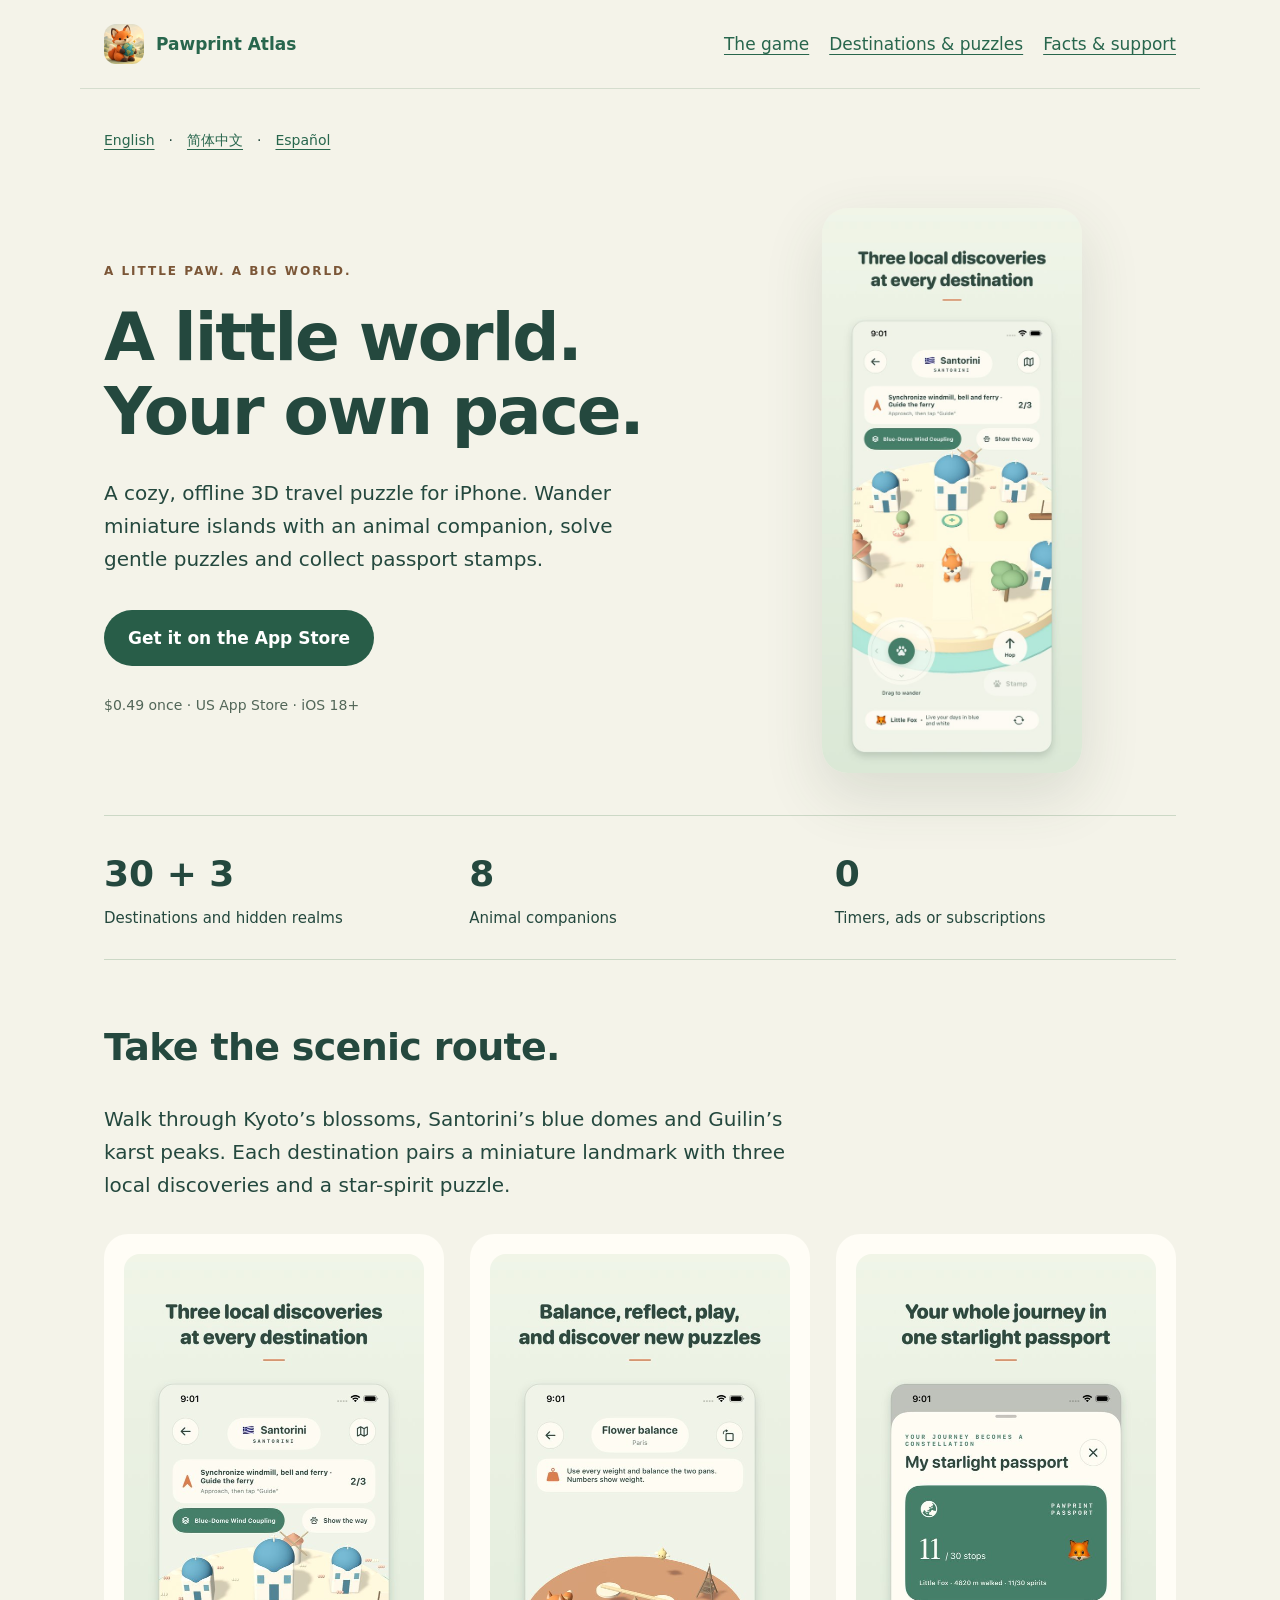
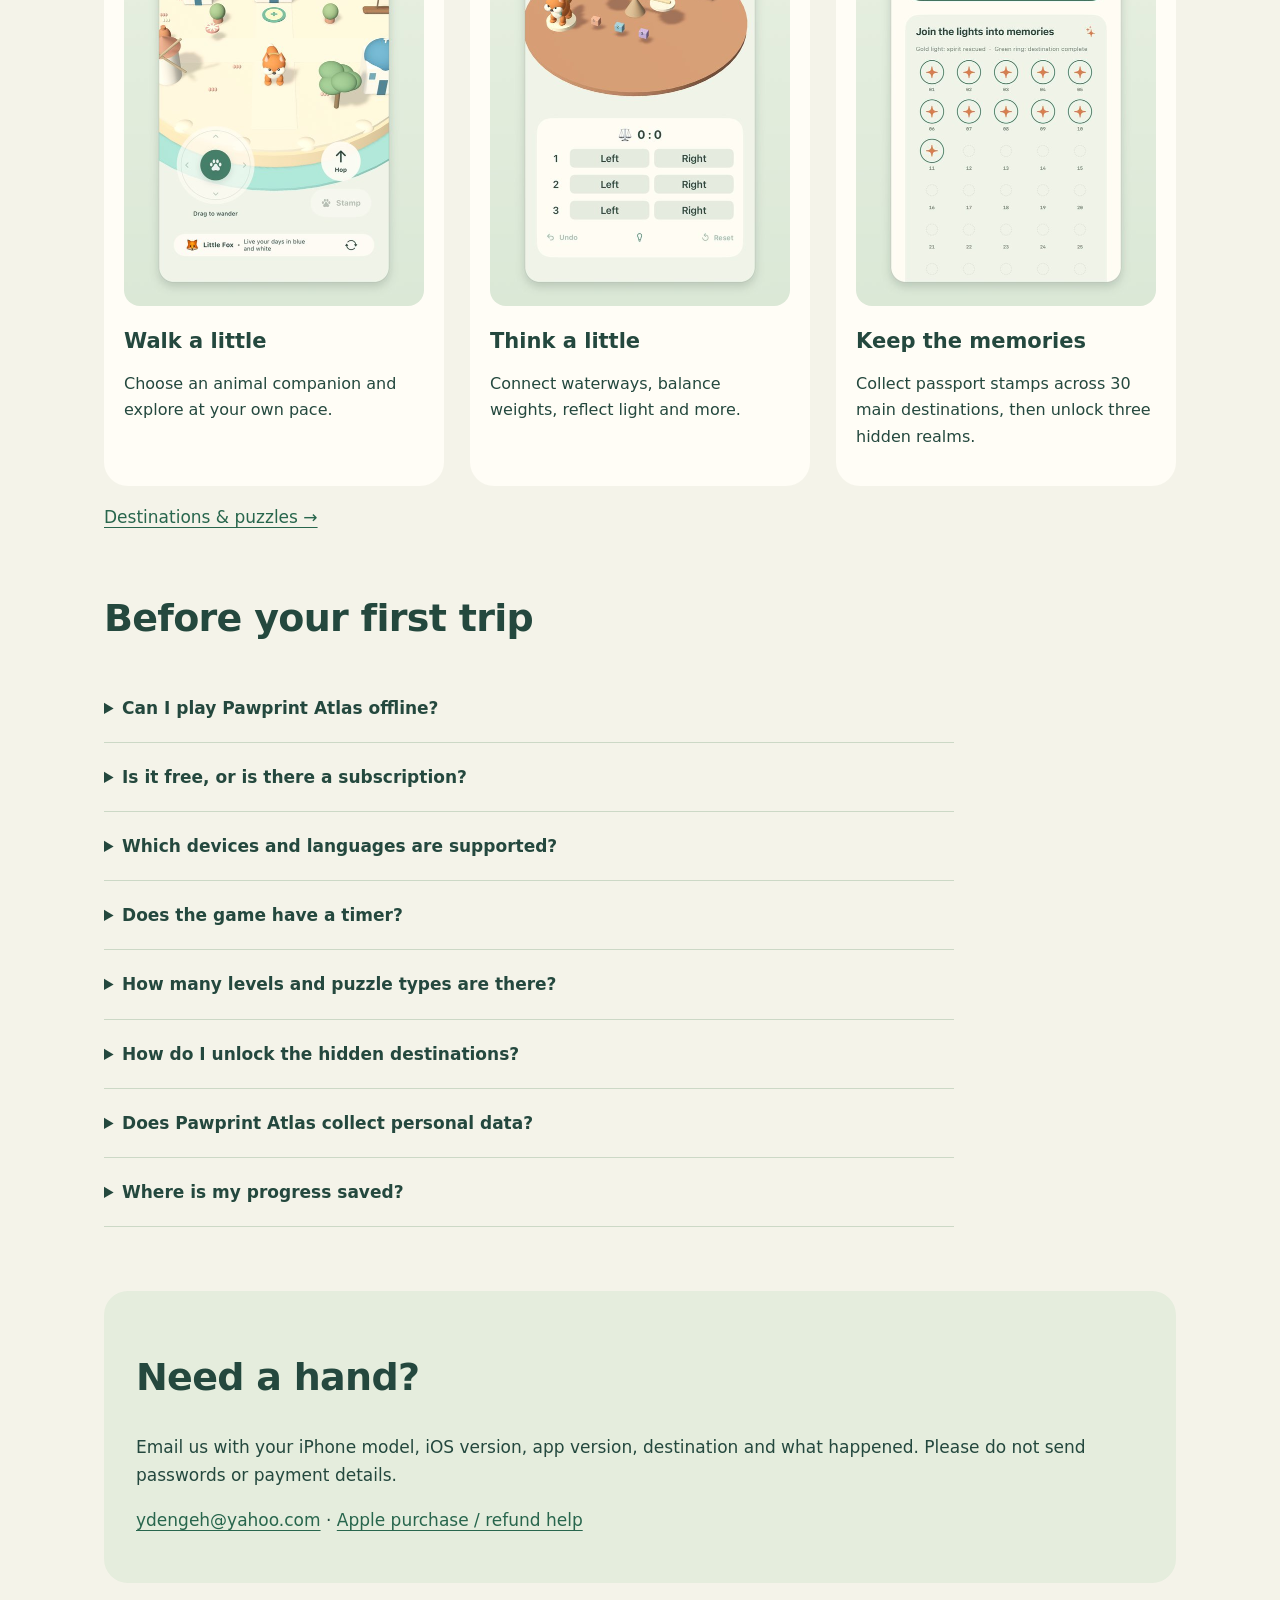
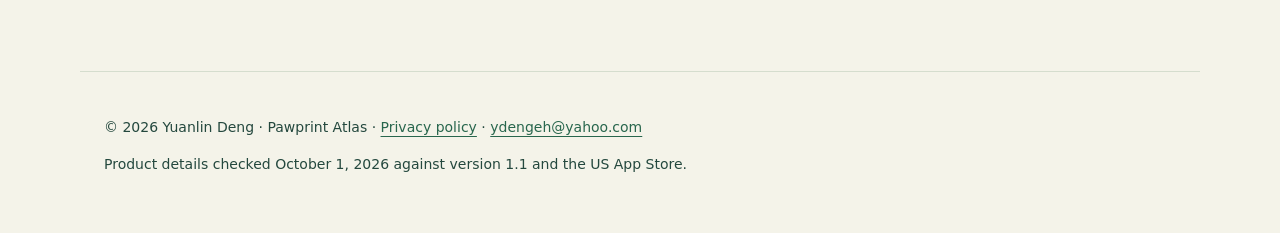
<file: index.html>
<!doctype html>
<html lang="en"><head><meta charset="utf-8"><meta name="viewport" content="width=device-width,initial-scale=1">
<title>Pawprint Atlas — Cozy Offline Puzzle Game for iPhone</title><meta name="msvalidate.01" content="77450212AC167B0220B1DD724739C461"><meta name="google-site-verification" content="4tpcTPPmVwubveVz-y2_HXZnq-XBzcTos40nEcm5LB8"><meta name="description" content="Explore 30 miniature destinations and 3 hidden realms with 8 animal companions. A cozy iPhone puzzle game with no timer or ads. $0.49 once in the US."><meta name="robots" content="index,follow,max-image-preview:large">
<link rel="canonical" href="https://lleryholmesgit.github.io/pawprint-atlas-support/"><link rel="alternate" hreflang="en" href="https://lleryholmesgit.github.io/pawprint-atlas-support/">
<link rel="alternate" hreflang="zh-Hans" href="https://lleryholmesgit.github.io/pawprint-atlas-support/zh/">
<link rel="alternate" hreflang="es" href="https://lleryholmesgit.github.io/pawprint-atlas-support/es/">
<link rel="alternate" hreflang="x-default" href="https://lleryholmesgit.github.io/pawprint-atlas-support/">
<meta property="og:type" content="website"><meta property="og:site_name" content="Pawprint Atlas"><meta property="og:title" content="Pawprint Atlas — Cozy Offline Puzzle Game for iPhone"><meta property="og:description" content="Explore 30 miniature destinations and 3 hidden realms with 8 animal companions. A cozy iPhone puzzle game with no timer or ads. $0.49 once in the US."><meta property="og:url" content="https://lleryholmesgit.github.io/pawprint-atlas-support/"><meta property="og:image" content="https://lleryholmesgit.github.io/pawprint-atlas-support/assets/icon.jpg"><meta property="og:image:width" content="512"><meta property="og:image:height" content="512"><meta property="og:image:alt" content="Pawprint Atlas app icon"><meta name="twitter:card" content="summary"><meta name="twitter:title" content="Pawprint Atlas — Cozy Offline Puzzle Game for iPhone"><meta name="twitter:description" content="Explore 30 miniature destinations and 3 hidden realms with 8 animal companions. A cozy iPhone puzzle game with no timer or ads. $0.49 once in the US."><meta name="twitter:image" content="https://lleryholmesgit.github.io/pawprint-atlas-support/assets/icon.jpg">
<meta name="apple-itunes-app" content="app-id=6814640713"><meta name="theme-color" content="#f4f3e9"><link rel="icon" href="./assets/icon.jpg"><link rel="stylesheet" href="./assets/site.css"><link rel="sitemap" type="application/xml" href="https://lleryholmesgit.github.io/pawprint-atlas-support/sitemap.xml">
<script type="application/ld+json">{"@context": "https://schema.org", "@graph": [{"@type": ["VideoGame", "SoftwareApplication"], "@id": "https://lleryholmesgit.github.io/pawprint-atlas-support/#game", "name": "Pawprint Atlas", "alternateName": "爪印环球", "description": "Explore 30 miniature destinations and 3 hidden realms with 8 animal companions. A cozy iPhone puzzle game with no timer or ads. $0.49 once in the US.", "url": "https://lleryholmesgit.github.io/pawprint-atlas-support/", "sameAs": "https://apps.apple.com/us/app/pawprint-atlas/id6814640713", "image": "https://lleryholmesgit.github.io/pawprint-atlas-support/assets/icon.jpg", "applicationCategory": "GameApplication", "operatingSystem": "iOS 18 or later", "gamePlatform": "iPhone", "softwareVersion": "1.1", "inLanguage": ["en", "zh-Hans", "es"], "author": {"@type": "Person", "name": "Yuanlin Deng"}, "offers": {"@type": "Offer", "price": "0.49", "priceCurrency": "USD", "url": "https://apps.apple.com/us/app/pawprint-atlas/id6814640713", "eligibleRegion": {"@type": "Country", "name": "United States"}}, "isAccessibleForFree": false, "genre": ["Puzzle", "Adventure"], "playMode": "SinglePlayer"}, {"@type": "WebPage", "@id": "https://lleryholmesgit.github.io/pawprint-atlas-support/#page", "url": "https://lleryholmesgit.github.io/pawprint-atlas-support/", "name": "Pawprint Atlas — Cozy Offline Puzzle Game for iPhone", "description": "Explore 30 miniature destinations and 3 hidden realms with 8 animal companions. A cozy iPhone puzzle game with no timer or ads. $0.49 once in the US.", "inLanguage": "en", "about": {"@id": "https://lleryholmesgit.github.io/pawprint-atlas-support/#game"}, "publisher": {"@type": "Person", "name": "Yuanlin Deng"}}]}</script></head>
<body><a class="skip" href="#main">Skip to content</a><header><a class="brand" href="https://lleryholmesgit.github.io/pawprint-atlas-support/"><img src="./assets/icon.jpg" width="40" height="40" alt="">Pawprint Atlas</a><nav aria-label="Main navigation"><a href="https://lleryholmesgit.github.io/pawprint-atlas-support/">The game</a><a href="https://lleryholmesgit.github.io/pawprint-atlas-support/destinations.html">Destinations & puzzles</a><a href="https://lleryholmesgit.github.io/pawprint-atlas-support/facts.html">Facts & support</a></nav></header><main id="main"><div class="languages"><a lang="en" hreflang="en" href="https://lleryholmesgit.github.io/pawprint-atlas-support/">English</a> · <a lang="zh-Hans" hreflang="zh-Hans" href="https://lleryholmesgit.github.io/pawprint-atlas-support/zh/">简体中文</a> · <a lang="es" hreflang="es" href="https://lleryholmesgit.github.io/pawprint-atlas-support/es/">Español</a></div><div class="hero"><div><p class="eyebrow">A LITTLE PAW. A BIG WORLD.</p><h1>A little world.
Your own pace.</h1><p class="lead">A cozy, offline 3D travel puzzle for iPhone. Wander miniature islands with an animal companion, solve gentle puzzles and collect passport stamps.</p><a class="button" href="https://apps.apple.com/us/app/pawprint-atlas/id6814640713">Get it on the App Store</a><p class="small">$0.49 once · US App Store · iOS 18+</p></div><figure><img src="./assets/island.jpg" width="600" height="1304" fetchpriority="high" alt="A fox exploring the blue-domed miniature island of Santorini."></figure></div><div class="stats"><div><strong>30 + 3</strong><span>Destinations and hidden realms</span></div><div><strong>8</strong><span>Animal companions</span></div><div><strong>0</strong><span>Timers, ads or subscriptions</span></div></div><section><h2>Take the scenic route.</h2><p class="lead">Walk through Kyoto’s blossoms, Santorini’s blue domes and Guilin’s karst peaks. Each destination pairs a miniature landmark with three local discoveries and a star-spirit puzzle.</p><div class="cards"><article class="card"><img loading="lazy" src="./assets/island.jpg" width="600" height="1304" alt="A fox exploring the blue-domed miniature island of Santorini."><h3>Walk a little</h3><p>Choose an animal companion and explore at your own pace.</p></article><article class="card"><img loading="lazy" src="./assets/puzzle.jpg" width="600" height="1304" alt="A playable water-channel puzzle in Pawprint Atlas."><h3>Think a little</h3><p>Connect waterways, balance weights, reflect light and more.</p></article><article class="card"><img loading="lazy" src="./assets/passport.jpg" width="600" height="1304" alt="The in-game passport with destination stamps."><h3>Keep the memories</h3><p>Collect passport stamps across 30 main destinations, then unlock three hidden realms.</p></article></div><p><a href="destinations.html">Destinations & puzzles →</a></p></section><section id="faq"><h2>Before your first trip</h2><details><summary>Can I play Pawprint Atlas offline?</summary><p>Yes. After downloading the game, exploration, puzzles and progress saving work without an internet connection. No account is required.</p></details><details><summary>Is it free, or is there a subscription?</summary><p>Pawprint Atlas is a paid download: $0.49 on the US App Store. There are no ads, subscriptions or in-app purchases. Check the App Store for current availability and price.</p></details><details><summary>Which devices and languages are supported?</summary><p>Pawprint Atlas is for iPhone running iOS 18 or later. The game supports English, Simplified Chinese and Spanish. The current release is available on the US App Store.</p></details><details><summary>Does the game have a timer?</summary><p>No. Puzzle rules and goals are visible, and specific hints appear only when you tap the light-bulb button. You can undo moves or reset a puzzle.</p></details><details><summary>How many levels and puzzle types are there?</summary><p>There are 30 main destinations and 3 hidden realms. Four destinations have bridge puzzles; the other 29 use variations of 12 non-bridge puzzle families. There are 99 local discoveries in total.</p></details><details><summary>How do I unlock the hidden destinations?</summary><p>Collect all 30 main passport stamps to unlock the three hidden realms. Complete each destination’s local discoveries and spirit puzzle, then return to its stamp platform.</p></details><details><summary>Does Pawprint Atlas collect personal data?</summary><p>The game has no accounts, ads, analytics or tracking SDKs. Progress and language preferences are stored on your device. See the privacy policy for details about support emails and website hosting.</p></details><details><summary>Where is my progress saved?</summary><p>Progress saves automatically on your device. Deleting the app can remove its local save. Device or iCloud backups may retain a copy; the developer cannot access your save.</p></details></section><section id="support" class="callout"><h2>Need a hand?</h2><p>Email us with your iPhone model, iOS version, app version, destination and what happened. Please do not send passwords or payment details.</p><p><a href="mailto:ydengeh@yahoo.com">ydengeh@yahoo.com</a> · <a href="https://reportaproblem.apple.com/">Apple purchase / refund help</a></p></section></main><footer><p>© 2026 Yuanlin Deng · Pawprint Atlas · <a href="https://lleryholmesgit.github.io/pawprint-atlas-support/privacy.html">Privacy policy</a> · <a href="mailto:ydengeh@yahoo.com">ydengeh@yahoo.com</a></p><p>Product details checked October 1, 2026 against version 1.1 and the US App Store.</p></footer></body></html>
</file>
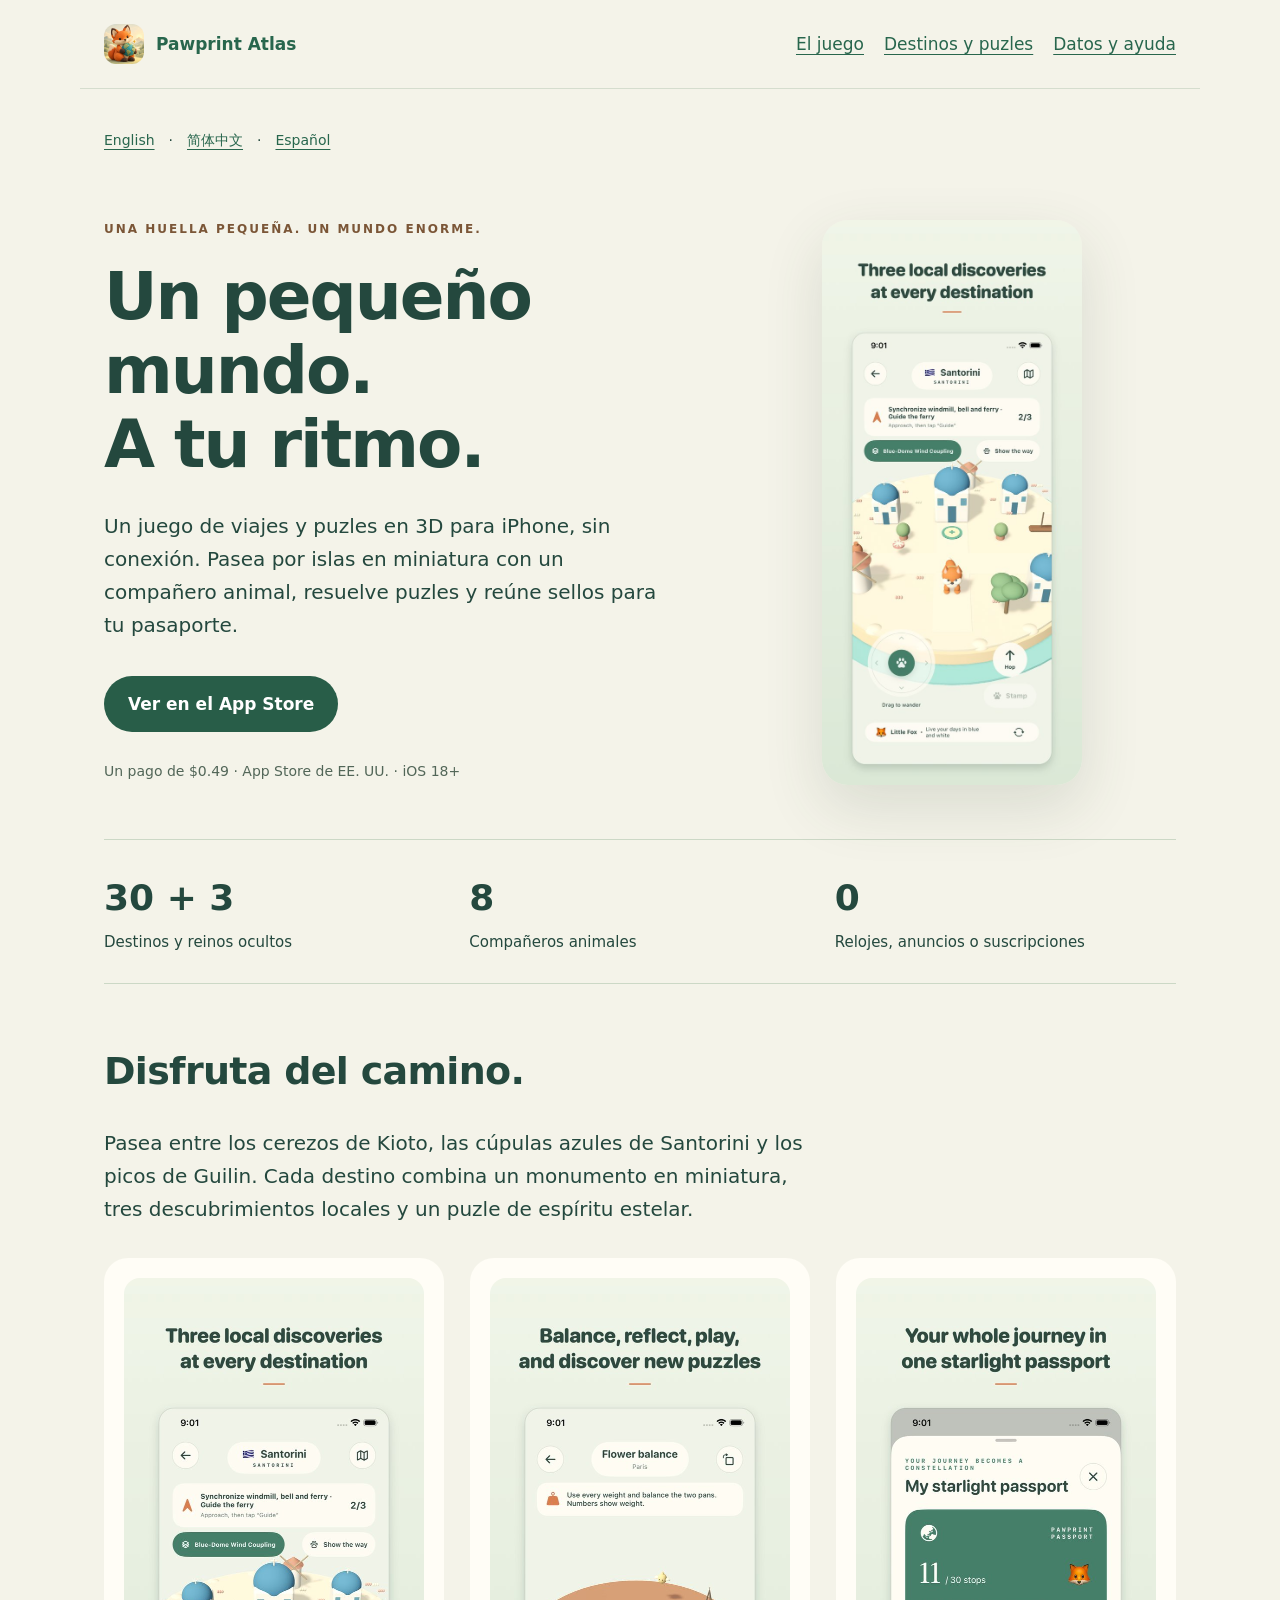
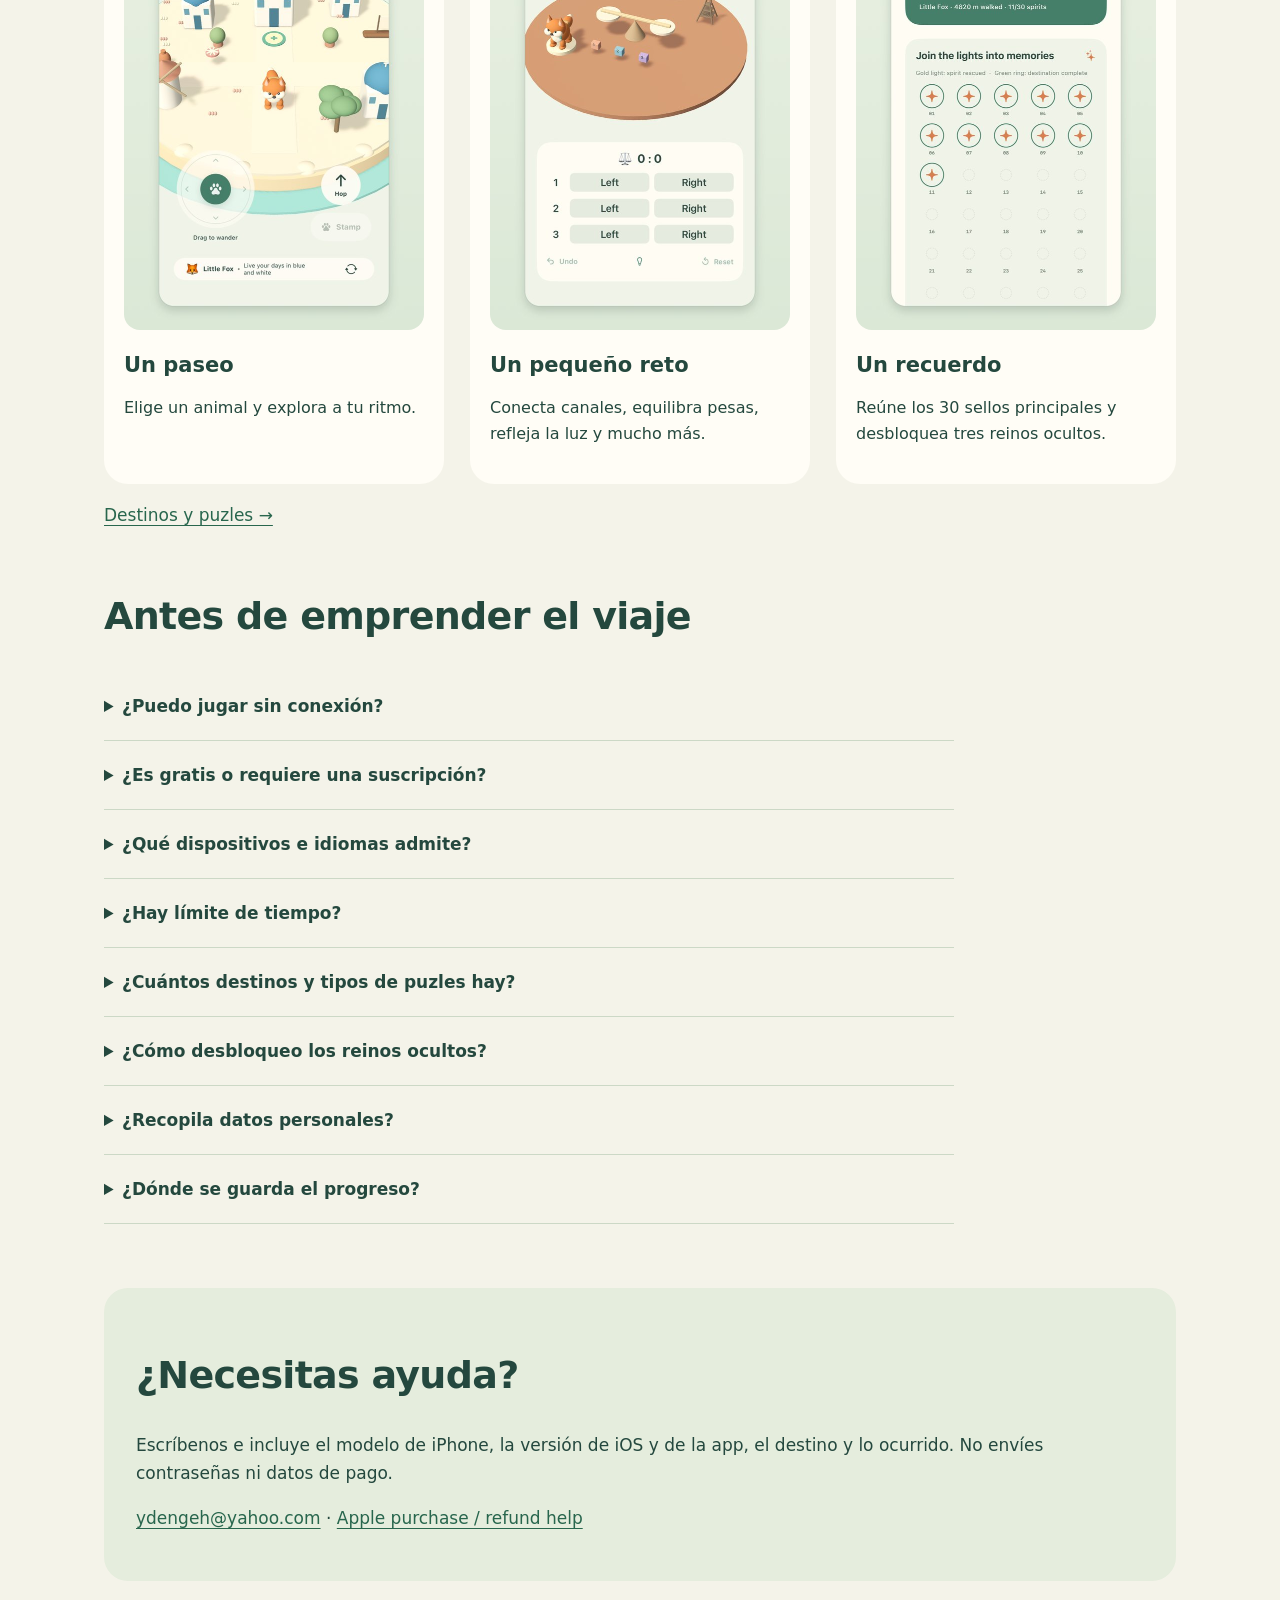
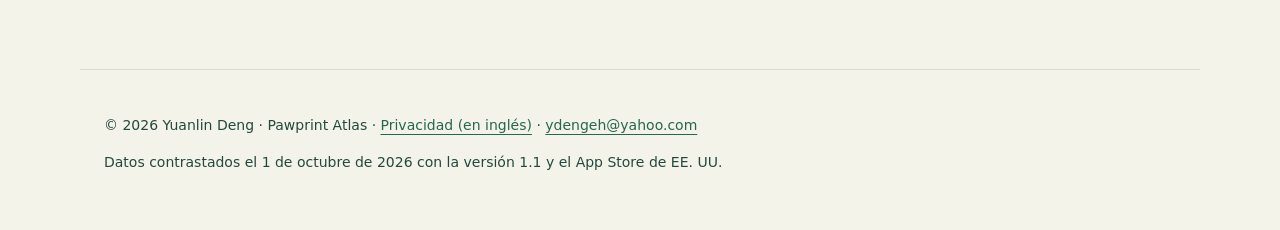
<file: es/index.html>
<!doctype html>
<html lang="es"><head><meta charset="utf-8"><meta name="viewport" content="width=device-width,initial-scale=1">
<title>Pawprint Atlas — Puzles sin conexión para iPhone</title><meta name="description" content="Explora 30 destinos en miniatura y 3 reinos ocultos con 8 animales. Un juego tranquilo para iPhone, sin reloj ni anuncios. Un pago de $0.49 en EE. UU."><meta name="robots" content="index,follow,max-image-preview:large">
<link rel="canonical" href="https://lleryholmesgit.github.io/pawprint-atlas-support/es/"><link rel="alternate" hreflang="en" href="https://lleryholmesgit.github.io/pawprint-atlas-support/">
<link rel="alternate" hreflang="zh-Hans" href="https://lleryholmesgit.github.io/pawprint-atlas-support/zh/">
<link rel="alternate" hreflang="es" href="https://lleryholmesgit.github.io/pawprint-atlas-support/es/">
<link rel="alternate" hreflang="x-default" href="https://lleryholmesgit.github.io/pawprint-atlas-support/">
<meta property="og:type" content="website"><meta property="og:site_name" content="Pawprint Atlas"><meta property="og:title" content="Pawprint Atlas — Puzles sin conexión para iPhone"><meta property="og:description" content="Explora 30 destinos en miniatura y 3 reinos ocultos con 8 animales. Un juego tranquilo para iPhone, sin reloj ni anuncios. Un pago de $0.49 en EE. UU."><meta property="og:url" content="https://lleryholmesgit.github.io/pawprint-atlas-support/es/"><meta property="og:image" content="https://lleryholmesgit.github.io/pawprint-atlas-support/assets/icon.jpg"><meta property="og:image:width" content="512"><meta property="og:image:height" content="512"><meta property="og:image:alt" content="Pawprint Atlas app icon"><meta name="twitter:card" content="summary"><meta name="twitter:title" content="Pawprint Atlas — Puzles sin conexión para iPhone"><meta name="twitter:description" content="Explora 30 destinos en miniatura y 3 reinos ocultos con 8 animales. Un juego tranquilo para iPhone, sin reloj ni anuncios. Un pago de $0.49 en EE. UU."><meta name="twitter:image" content="https://lleryholmesgit.github.io/pawprint-atlas-support/assets/icon.jpg">
<meta name="apple-itunes-app" content="app-id=6814640713"><meta name="theme-color" content="#f4f3e9"><link rel="icon" href="../assets/icon.jpg"><link rel="stylesheet" href="../assets/site.css"><link rel="sitemap" type="application/xml" href="https://lleryholmesgit.github.io/pawprint-atlas-support/sitemap.xml">
<script type="application/ld+json">{"@context": "https://schema.org", "@graph": [{"@type": ["VideoGame", "SoftwareApplication"], "@id": "https://lleryholmesgit.github.io/pawprint-atlas-support/#game", "name": "Pawprint Atlas", "alternateName": "爪印环球", "description": "Explora 30 destinos en miniatura y 3 reinos ocultos con 8 animales. Un juego tranquilo para iPhone, sin reloj ni anuncios. Un pago de $0.49 en EE. UU.", "url": "https://lleryholmesgit.github.io/pawprint-atlas-support/", "sameAs": "https://apps.apple.com/us/app/pawprint-atlas/id6814640713", "image": "https://lleryholmesgit.github.io/pawprint-atlas-support/assets/icon.jpg", "applicationCategory": "GameApplication", "operatingSystem": "iOS 18 or later", "gamePlatform": "iPhone", "softwareVersion": "1.1", "inLanguage": ["en", "zh-Hans", "es"], "author": {"@type": "Person", "name": "Yuanlin Deng"}, "offers": {"@type": "Offer", "price": "0.49", "priceCurrency": "USD", "url": "https://apps.apple.com/us/app/pawprint-atlas/id6814640713", "eligibleRegion": {"@type": "Country", "name": "United States"}}, "isAccessibleForFree": false, "genre": ["Puzzle", "Adventure"], "playMode": "SinglePlayer"}, {"@type": "WebPage", "@id": "https://lleryholmesgit.github.io/pawprint-atlas-support/es/#page", "url": "https://lleryholmesgit.github.io/pawprint-atlas-support/es/", "name": "Pawprint Atlas — Puzles sin conexión para iPhone", "description": "Explora 30 destinos en miniatura y 3 reinos ocultos con 8 animales. Un juego tranquilo para iPhone, sin reloj ni anuncios. Un pago de $0.49 en EE. UU.", "inLanguage": "es", "about": {"@id": "https://lleryholmesgit.github.io/pawprint-atlas-support/#game"}, "publisher": {"@type": "Person", "name": "Yuanlin Deng"}}]}</script></head>
<body><a class="skip" href="#main">Ir al contenido</a><header><a class="brand" href="https://lleryholmesgit.github.io/pawprint-atlas-support/es/"><img src="../assets/icon.jpg" width="40" height="40" alt="">Pawprint Atlas</a><nav aria-label="Navegación principal"><a href="https://lleryholmesgit.github.io/pawprint-atlas-support/es/">El juego</a><a href="https://lleryholmesgit.github.io/pawprint-atlas-support/es/destinations.html">Destinos y puzles</a><a href="https://lleryholmesgit.github.io/pawprint-atlas-support/facts.html">Datos y ayuda</a></nav></header><main id="main"><div class="languages"><a lang="en" hreflang="en" href="https://lleryholmesgit.github.io/pawprint-atlas-support/">English</a> · <a lang="zh-Hans" hreflang="zh-Hans" href="https://lleryholmesgit.github.io/pawprint-atlas-support/zh/">简体中文</a> · <a lang="es" hreflang="es" href="https://lleryholmesgit.github.io/pawprint-atlas-support/es/">Español</a></div><div class="hero"><div><p class="eyebrow">UNA HUELLA PEQUEÑA. UN MUNDO ENORME.</p><h1>Un pequeño mundo.
A tu ritmo.</h1><p class="lead">Un juego de viajes y puzles en 3D para iPhone, sin conexión. Pasea por islas en miniatura con un compañero animal, resuelve puzles y reúne sellos para tu pasaporte.</p><a class="button" href="https://apps.apple.com/us/app/pawprint-atlas/id6814640713">Ver en el App Store</a><p class="small">Un pago de $0.49 · App Store de EE. UU. · iOS 18+</p></div><figure><img src="../assets/island.jpg" width="600" height="1304" fetchpriority="high" alt="Un zorro explora la isla en miniatura de Santorini."></figure></div><div class="stats"><div><strong>30 + 3</strong><span>Destinos y reinos ocultos</span></div><div><strong>8</strong><span>Compañeros animales</span></div><div><strong>0</strong><span>Relojes, anuncios o suscripciones</span></div></div><section><h2>Disfruta del camino.</h2><p class="lead">Pasea entre los cerezos de Kioto, las cúpulas azules de Santorini y los picos de Guilin. Cada destino combina un monumento en miniatura, tres descubrimientos locales y un puzle de espíritu estelar.</p><div class="cards"><article class="card"><img loading="lazy" src="../assets/island.jpg" width="600" height="1304" alt="Un zorro explora la isla en miniatura de Santorini."><h3>Un paseo</h3><p>Elige un animal y explora a tu ritmo.</p></article><article class="card"><img loading="lazy" src="../assets/puzzle.jpg" width="600" height="1304" alt="Un puzle de canales de agua de Pawprint Atlas."><h3>Un pequeño reto</h3><p>Conecta canales, equilibra pesas, refleja la luz y mucho más.</p></article><article class="card"><img loading="lazy" src="../assets/passport.jpg" width="600" height="1304" alt="El pasaporte del juego con sellos de destinos."><h3>Un recuerdo</h3><p>Reúne los 30 sellos principales y desbloquea tres reinos ocultos.</p></article></div><p><a href="destinations.html">Destinos y puzles →</a></p></section><section id="faq"><h2>Antes de emprender el viaje</h2><details><summary>¿Puedo jugar sin conexión?</summary><p>Sí. Después de descargar el juego, puedes explorar, resolver puzles y guardar tu progreso sin conexión a internet. No necesitas una cuenta.</p></details><details><summary>¿Es gratis o requiere una suscripción?</summary><p>Pawprint Atlas es una descarga de pago: $0.49 en el App Store de Estados Unidos. No tiene anuncios, suscripciones ni compras dentro de la app. Consulta el precio y la disponibilidad actuales en el App Store.</p></details><details><summary>¿Qué dispositivos e idiomas admite?</summary><p>Está disponible para iPhone con iOS 18 o posterior. Puedes elegir inglés, chino simplificado o español. La versión actual se distribuye en el App Store de Estados Unidos.</p></details><details><summary>¿Hay límite de tiempo?</summary><p>No. Las reglas y los objetivos están a la vista. Las pistas concretas solo aparecen al tocar la bombilla. Puedes deshacer movimientos o reiniciar un puzle.</p></details><details><summary>¿Cuántos destinos y tipos de puzles hay?</summary><p>Hay 30 destinos principales y 3 reinos ocultos, con 99 descubrimientos locales en total. Cuatro destinos tienen puentes; los otros 29 usan variaciones de 12 familias de puzles diferentes.</p></details><details><summary>¿Cómo desbloqueo los reinos ocultos?</summary><p>Reúne los 30 sellos principales del pasaporte. Completa los descubrimientos y el puzle de cada destino y vuelve a su plataforma de sellos.</p></details><details><summary>¿Recopila datos personales?</summary><p>El juego no tiene cuentas, anuncios ni SDK de análisis o seguimiento. El progreso y el idioma se guardan en tu dispositivo. La política de privacidad explica el tratamiento de los correos de ayuda y del alojamiento web.</p></details><details><summary>¿Dónde se guarda el progreso?</summary><p>El progreso se guarda automáticamente en tu dispositivo. Borrar la app puede eliminar la partida local. Las copias del dispositivo o de iCloud pueden conservarla; el desarrollador no puede acceder a ella.</p></details></section><section id="support" class="callout"><h2>¿Necesitas ayuda?</h2><p>Escríbenos e incluye el modelo de iPhone, la versión de iOS y de la app, el destino y lo ocurrido. No envíes contraseñas ni datos de pago.</p><p><a href="mailto:ydengeh@yahoo.com">ydengeh@yahoo.com</a> · <a href="https://reportaproblem.apple.com/">Apple purchase / refund help</a></p></section></main><footer><p>© 2026 Yuanlin Deng · Pawprint Atlas · <a href="https://lleryholmesgit.github.io/pawprint-atlas-support/privacy.html">Privacidad (en inglés)</a> · <a href="mailto:ydengeh@yahoo.com">ydengeh@yahoo.com</a></p><p>Datos contrastados el 1 de octubre de 2026 con la versión 1.1 y el App Store de EE. UU.</p></footer></body></html>
</file>
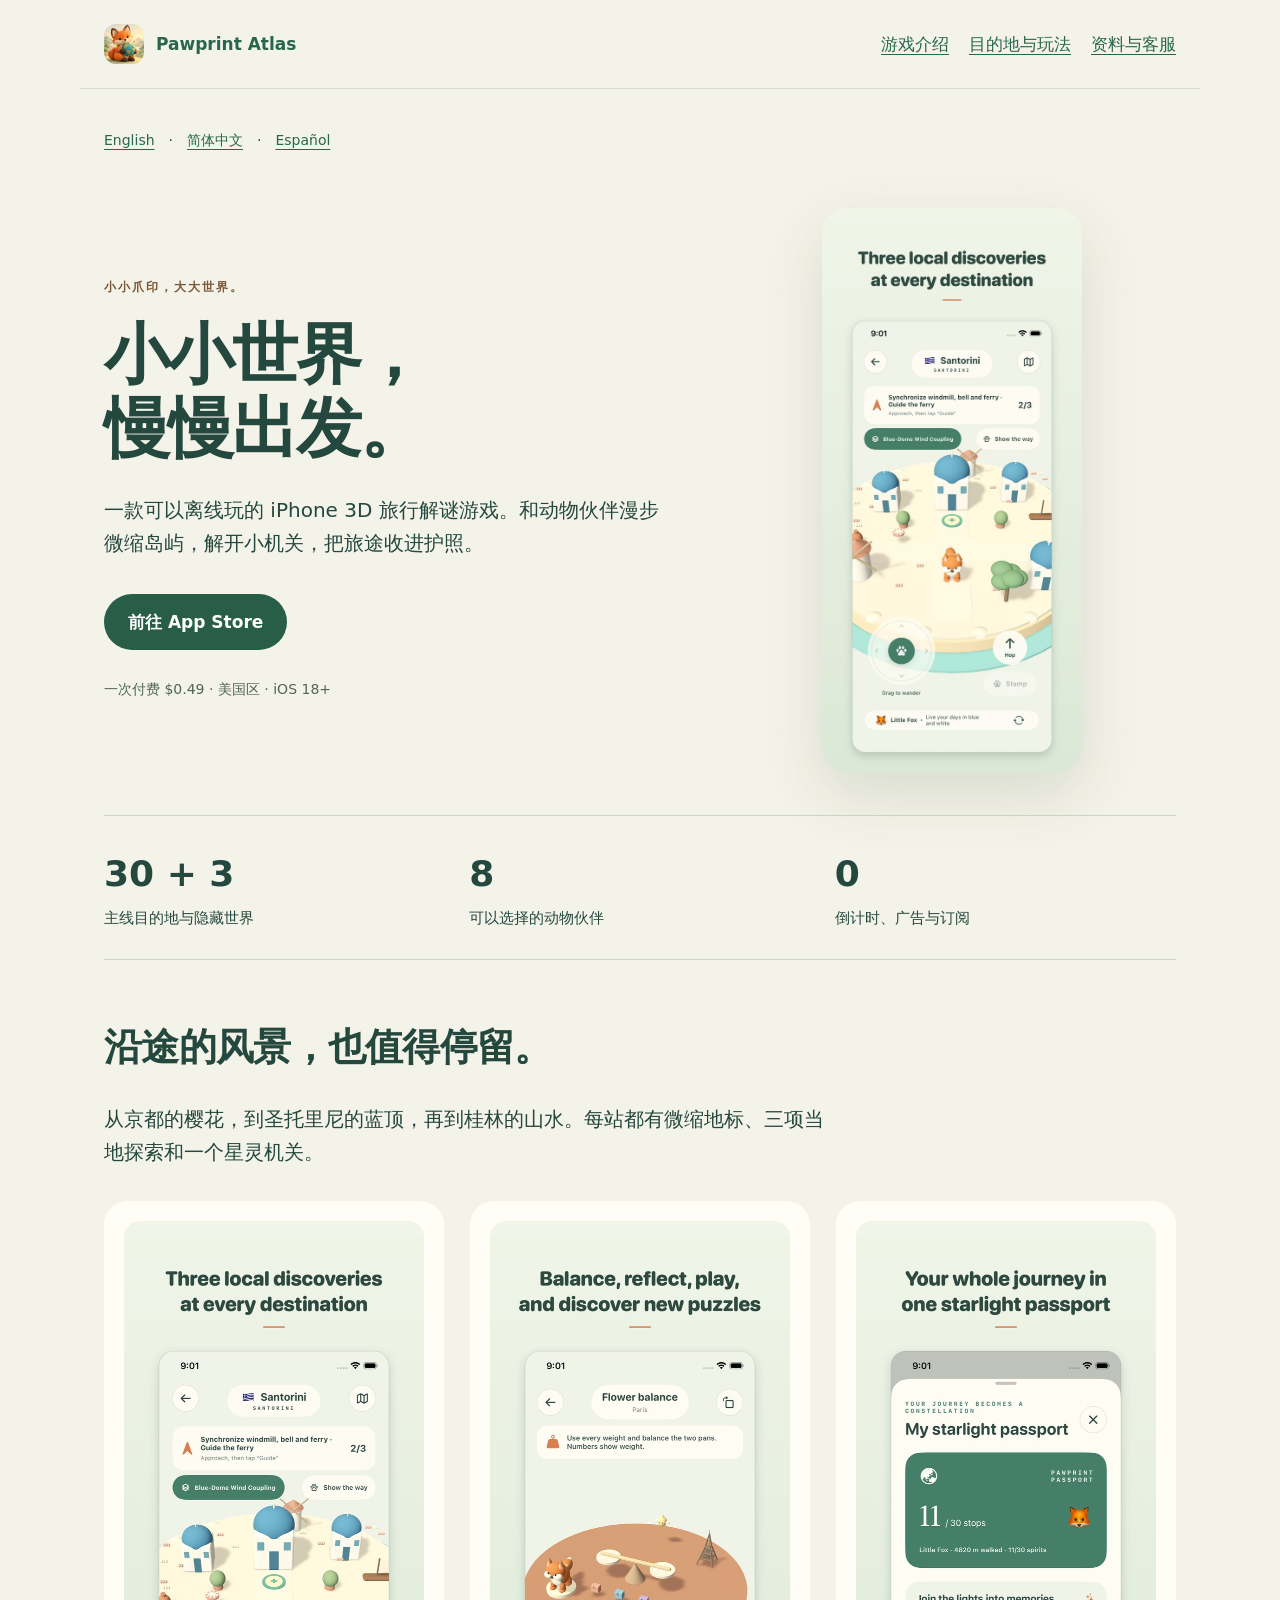
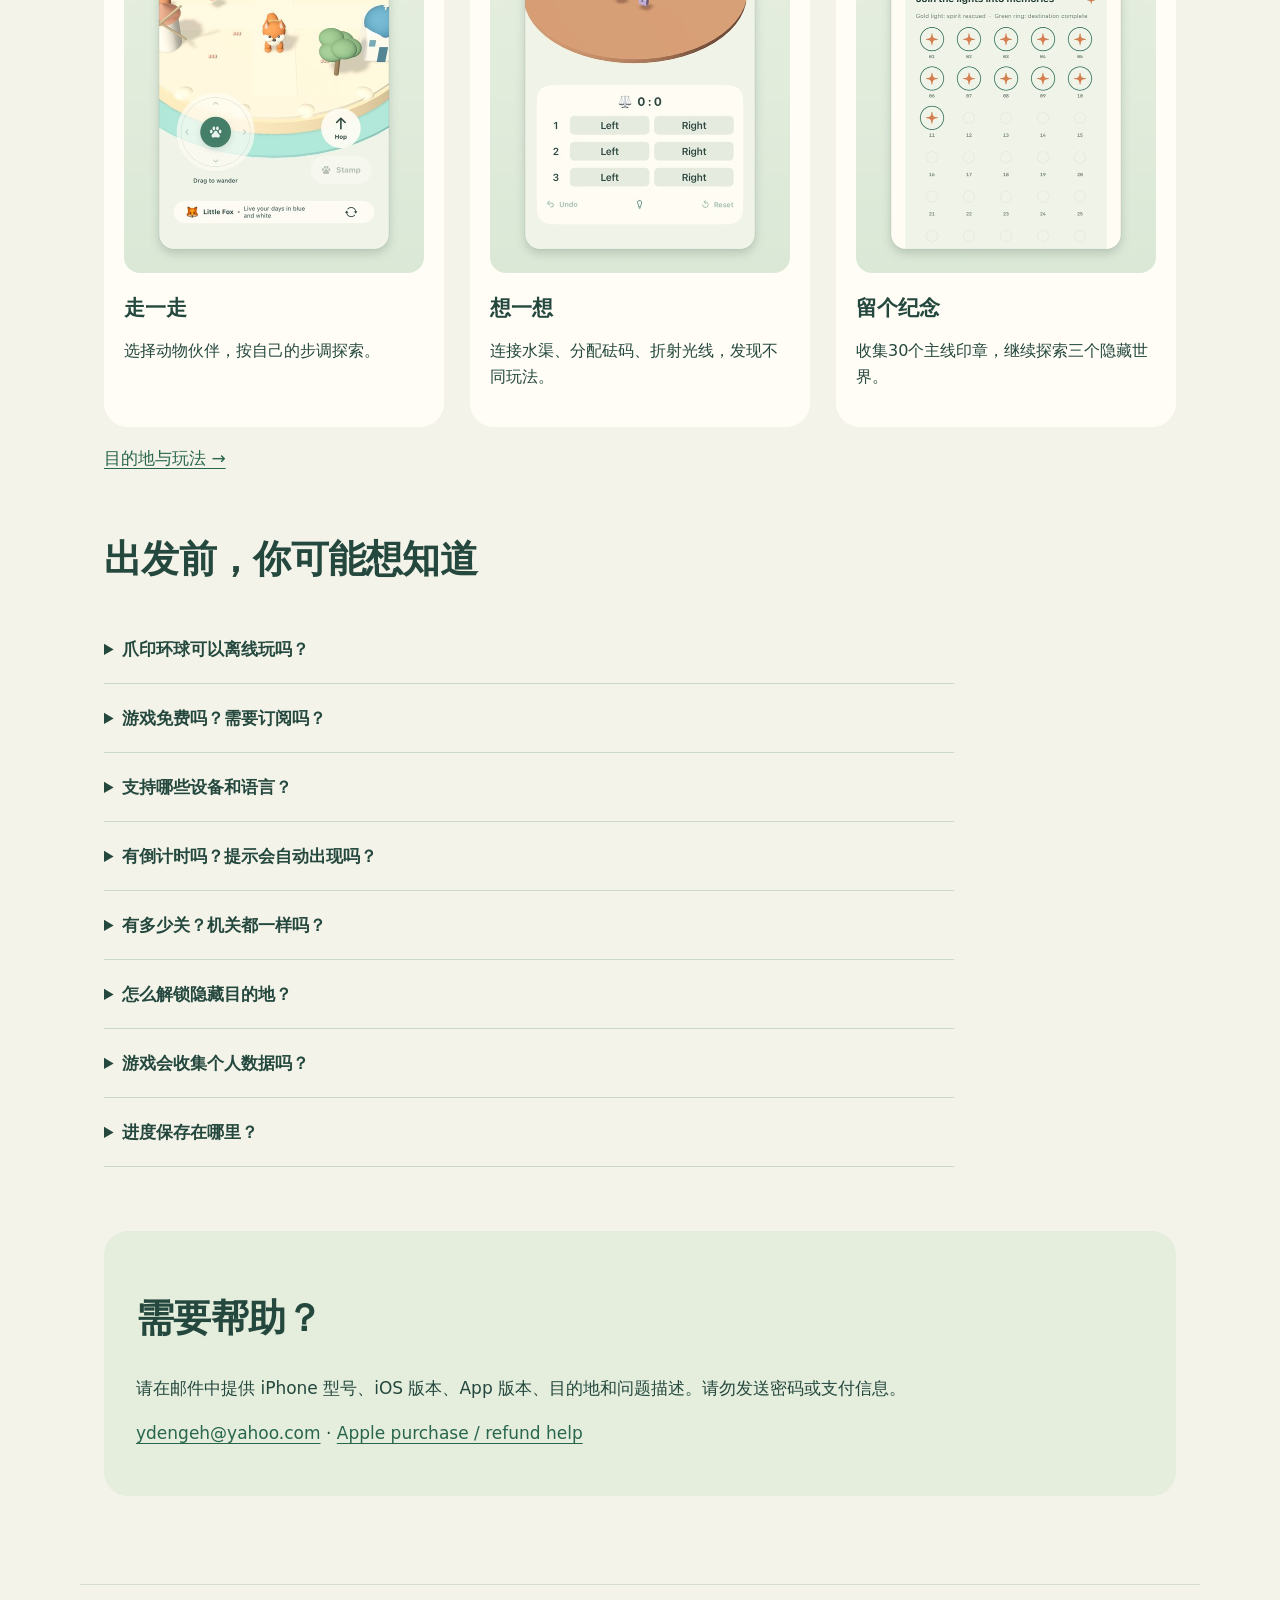
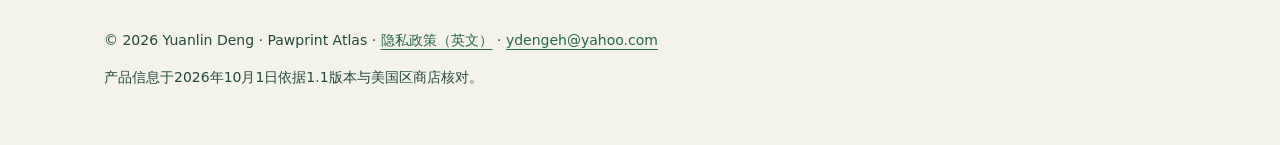
<file: zh/index.html>
<!doctype html>
<html lang="zh-Hans"><head><meta charset="utf-8"><meta name="viewport" content="width=device-width,initial-scale=1">
<title>爪印环球 Pawprint Atlas — iPhone 离线旅行解谜游戏</title><meta name="description" content="选择8种动物伙伴，漫游30个微缩目的地和3个隐藏世界。爪印环球是一款无计时、无广告的iPhone离线解谜游戏，美国区一次付费$0.49。"><meta name="robots" content="index,follow,max-image-preview:large">
<link rel="canonical" href="https://lleryholmesgit.github.io/pawprint-atlas-support/zh/"><link rel="alternate" hreflang="en" href="https://lleryholmesgit.github.io/pawprint-atlas-support/">
<link rel="alternate" hreflang="zh-Hans" href="https://lleryholmesgit.github.io/pawprint-atlas-support/zh/">
<link rel="alternate" hreflang="es" href="https://lleryholmesgit.github.io/pawprint-atlas-support/es/">
<link rel="alternate" hreflang="x-default" href="https://lleryholmesgit.github.io/pawprint-atlas-support/">
<meta property="og:type" content="website"><meta property="og:site_name" content="Pawprint Atlas"><meta property="og:title" content="爪印环球 Pawprint Atlas — iPhone 离线旅行解谜游戏"><meta property="og:description" content="选择8种动物伙伴，漫游30个微缩目的地和3个隐藏世界。爪印环球是一款无计时、无广告的iPhone离线解谜游戏，美国区一次付费$0.49。"><meta property="og:url" content="https://lleryholmesgit.github.io/pawprint-atlas-support/zh/"><meta property="og:image" content="https://lleryholmesgit.github.io/pawprint-atlas-support/assets/icon.jpg"><meta property="og:image:width" content="512"><meta property="og:image:height" content="512"><meta property="og:image:alt" content="Pawprint Atlas app icon"><meta name="twitter:card" content="summary"><meta name="twitter:title" content="爪印环球 Pawprint Atlas — iPhone 离线旅行解谜游戏"><meta name="twitter:description" content="选择8种动物伙伴，漫游30个微缩目的地和3个隐藏世界。爪印环球是一款无计时、无广告的iPhone离线解谜游戏，美国区一次付费$0.49。"><meta name="twitter:image" content="https://lleryholmesgit.github.io/pawprint-atlas-support/assets/icon.jpg">
<meta name="apple-itunes-app" content="app-id=6814640713"><meta name="theme-color" content="#f4f3e9"><link rel="icon" href="../assets/icon.jpg"><link rel="stylesheet" href="../assets/site.css"><link rel="sitemap" type="application/xml" href="https://lleryholmesgit.github.io/pawprint-atlas-support/sitemap.xml">
<script type="application/ld+json">{"@context": "https://schema.org", "@graph": [{"@type": ["VideoGame", "SoftwareApplication"], "@id": "https://lleryholmesgit.github.io/pawprint-atlas-support/#game", "name": "Pawprint Atlas", "alternateName": "爪印环球", "description": "选择8种动物伙伴，漫游30个微缩目的地和3个隐藏世界。爪印环球是一款无计时、无广告的iPhone离线解谜游戏，美国区一次付费$0.49。", "url": "https://lleryholmesgit.github.io/pawprint-atlas-support/", "sameAs": "https://apps.apple.com/us/app/pawprint-atlas/id6814640713", "image": "https://lleryholmesgit.github.io/pawprint-atlas-support/assets/icon.jpg", "applicationCategory": "GameApplication", "operatingSystem": "iOS 18 or later", "gamePlatform": "iPhone", "softwareVersion": "1.1", "inLanguage": ["en", "zh-Hans", "es"], "author": {"@type": "Person", "name": "Yuanlin Deng"}, "offers": {"@type": "Offer", "price": "0.49", "priceCurrency": "USD", "url": "https://apps.apple.com/us/app/pawprint-atlas/id6814640713", "eligibleRegion": {"@type": "Country", "name": "United States"}}, "isAccessibleForFree": false, "genre": ["Puzzle", "Adventure"], "playMode": "SinglePlayer"}, {"@type": "WebPage", "@id": "https://lleryholmesgit.github.io/pawprint-atlas-support/zh/#page", "url": "https://lleryholmesgit.github.io/pawprint-atlas-support/zh/", "name": "爪印环球 Pawprint Atlas — iPhone 离线旅行解谜游戏", "description": "选择8种动物伙伴，漫游30个微缩目的地和3个隐藏世界。爪印环球是一款无计时、无广告的iPhone离线解谜游戏，美国区一次付费$0.49。", "inLanguage": "zh-Hans", "about": {"@id": "https://lleryholmesgit.github.io/pawprint-atlas-support/#game"}, "publisher": {"@type": "Person", "name": "Yuanlin Deng"}}]}</script></head>
<body><a class="skip" href="#main">跳至正文</a><header><a class="brand" href="https://lleryholmesgit.github.io/pawprint-atlas-support/zh/"><img src="../assets/icon.jpg" width="40" height="40" alt="">Pawprint Atlas</a><nav aria-label="主导航"><a href="https://lleryholmesgit.github.io/pawprint-atlas-support/zh/">游戏介绍</a><a href="https://lleryholmesgit.github.io/pawprint-atlas-support/zh/destinations.html">目的地与玩法</a><a href="https://lleryholmesgit.github.io/pawprint-atlas-support/facts.html">资料与客服</a></nav></header><main id="main"><div class="languages"><a lang="en" hreflang="en" href="https://lleryholmesgit.github.io/pawprint-atlas-support/">English</a> · <a lang="zh-Hans" hreflang="zh-Hans" href="https://lleryholmesgit.github.io/pawprint-atlas-support/zh/">简体中文</a> · <a lang="es" hreflang="es" href="https://lleryholmesgit.github.io/pawprint-atlas-support/es/">Español</a></div><div class="hero"><div><p class="eyebrow">小小爪印，大大世界。</p><h1>小小世界，
慢慢出发。</h1><p class="lead">一款可以离线玩的 iPhone 3D 旅行解谜游戏。和动物伙伴漫步微缩岛屿，解开小机关，把旅途收进护照。</p><a class="button" href="https://apps.apple.com/us/app/pawprint-atlas/id6814640713">前往 App Store</a><p class="small">一次付费 $0.49 · 美国区 · iOS 18+</p></div><figure><img src="../assets/island.jpg" width="600" height="1304" fetchpriority="high" alt="小狐狸漫步在圣托里尼蓝顶建筑之间的实际游戏画面。"></figure></div><div class="stats"><div><strong>30 + 3</strong><span>主线目的地与隐藏世界</span></div><div><strong>8</strong><span>可以选择的动物伙伴</span></div><div><strong>0</strong><span>倒计时、广告与订阅</span></div></div><section><h2>沿途的风景，也值得停留。</h2><p class="lead">从京都的樱花，到圣托里尼的蓝顶，再到桂林的山水。每站都有微缩地标、三项当地探索和一个星灵机关。</p><div class="cards"><article class="card"><img loading="lazy" src="../assets/island.jpg" width="600" height="1304" alt="小狐狸漫步在圣托里尼蓝顶建筑之间的实际游戏画面。"><h3>走一走</h3><p>选择动物伙伴，按自己的步调探索。</p></article><article class="card"><img loading="lazy" src="../assets/puzzle.jpg" width="600" height="1304" alt="爪印环球的水渠连接机关实际画面。"><h3>想一想</h3><p>连接水渠、分配砝码、折射光线，发现不同玩法。</p></article><article class="card"><img loading="lazy" src="../assets/passport.jpg" width="600" height="1304" alt="游戏中的目的地护照与印章。"><h3>留个纪念</h3><p>收集30个主线印章，继续探索三个隐藏世界。</p></article></div><p><a href="destinations.html">目的地与玩法 →</a></p></section><section id="faq"><h2>出发前，你可能想知道</h2><details><summary>爪印环球可以离线玩吗？</summary><p>可以。下载游戏后，探索、解谜和保存进度都不需要联网，也不需要注册账号。</p></details><details><summary>游戏免费吗？需要订阅吗？</summary><p>爪印环球是付费下载游戏，美国区 App Store 价格为 $0.49，一次购买。没有广告、订阅或 App 内购买。实际价格与可下载地区请以商店页面为准。</p></details><details><summary>支持哪些设备和语言？</summary><p>支持运行 iOS 18 或更高版本的 iPhone，游戏内可选择简体中文、英语和西班牙语。当前发行地区为美国区 App Store。</p></details><details><summary>有倒计时吗？提示会自动出现吗？</summary><p>没有倒计时。基本规则和目标始终可见，具体解法提示只在点击灯泡后显示。可以撤销操作或重置当前机关。</p></details><details><summary>有多少关？机关都一样吗？</summary><p>共有30个主线目的地和3个隐藏世界，合计99项当地探索。其中4站保留桥梁机关，另外29站使用12类非桥梁玩法的不同配置，不是33种完全不同的核心机制。</p></details><details><summary>怎么解锁隐藏目的地？</summary><p>收齐30个主线护照印章后，三个隐藏世界就会解锁。每站完成当地探索与星灵机关后，回到地标旁的盖章平台领取印章。</p></details><details><summary>游戏会收集个人数据吗？</summary><p>游戏不需要账号，没有广告、分析或跟踪 SDK。进度与语言偏好保存在设备上。客服邮件和网站托管的信息处理方式详见隐私政策。</p></details><details><summary>进度保存在哪里？</summary><p>进度自动保存在设备上。删除 App 可能导致本地存档丢失；设备或 iCloud 备份可能保留副本。开发者无法读取你的存档。</p></details></section><section id="support" class="callout"><h2>需要帮助？</h2><p>请在邮件中提供 iPhone 型号、iOS 版本、App 版本、目的地和问题描述。请勿发送密码或支付信息。</p><p><a href="mailto:ydengeh@yahoo.com">ydengeh@yahoo.com</a> · <a href="https://reportaproblem.apple.com/">Apple purchase / refund help</a></p></section></main><footer><p>© 2026 Yuanlin Deng · Pawprint Atlas · <a href="https://lleryholmesgit.github.io/pawprint-atlas-support/privacy.html">隐私政策（英文）</a> · <a href="mailto:ydengeh@yahoo.com">ydengeh@yahoo.com</a></p><p>产品信息于2026年10月1日依据1.1版本与美国区商店核对。</p></footer></body></html>
</file>
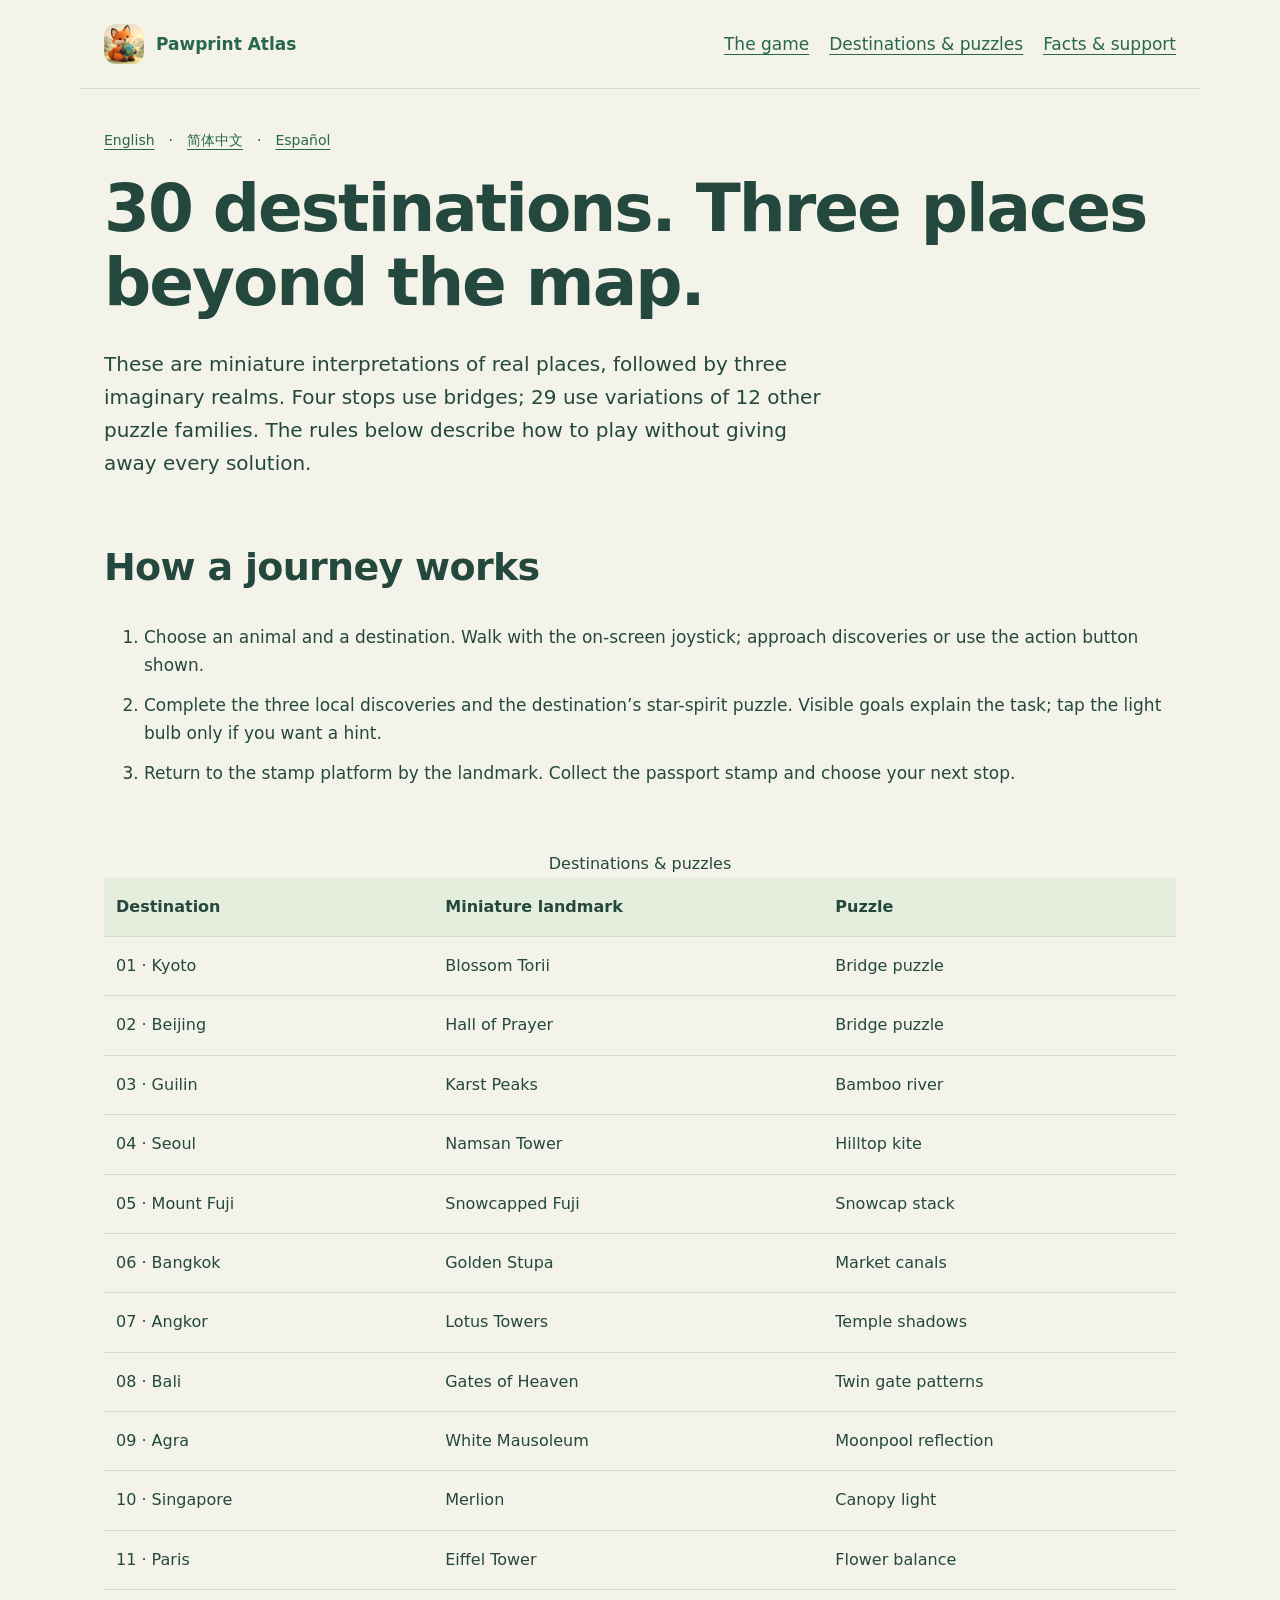
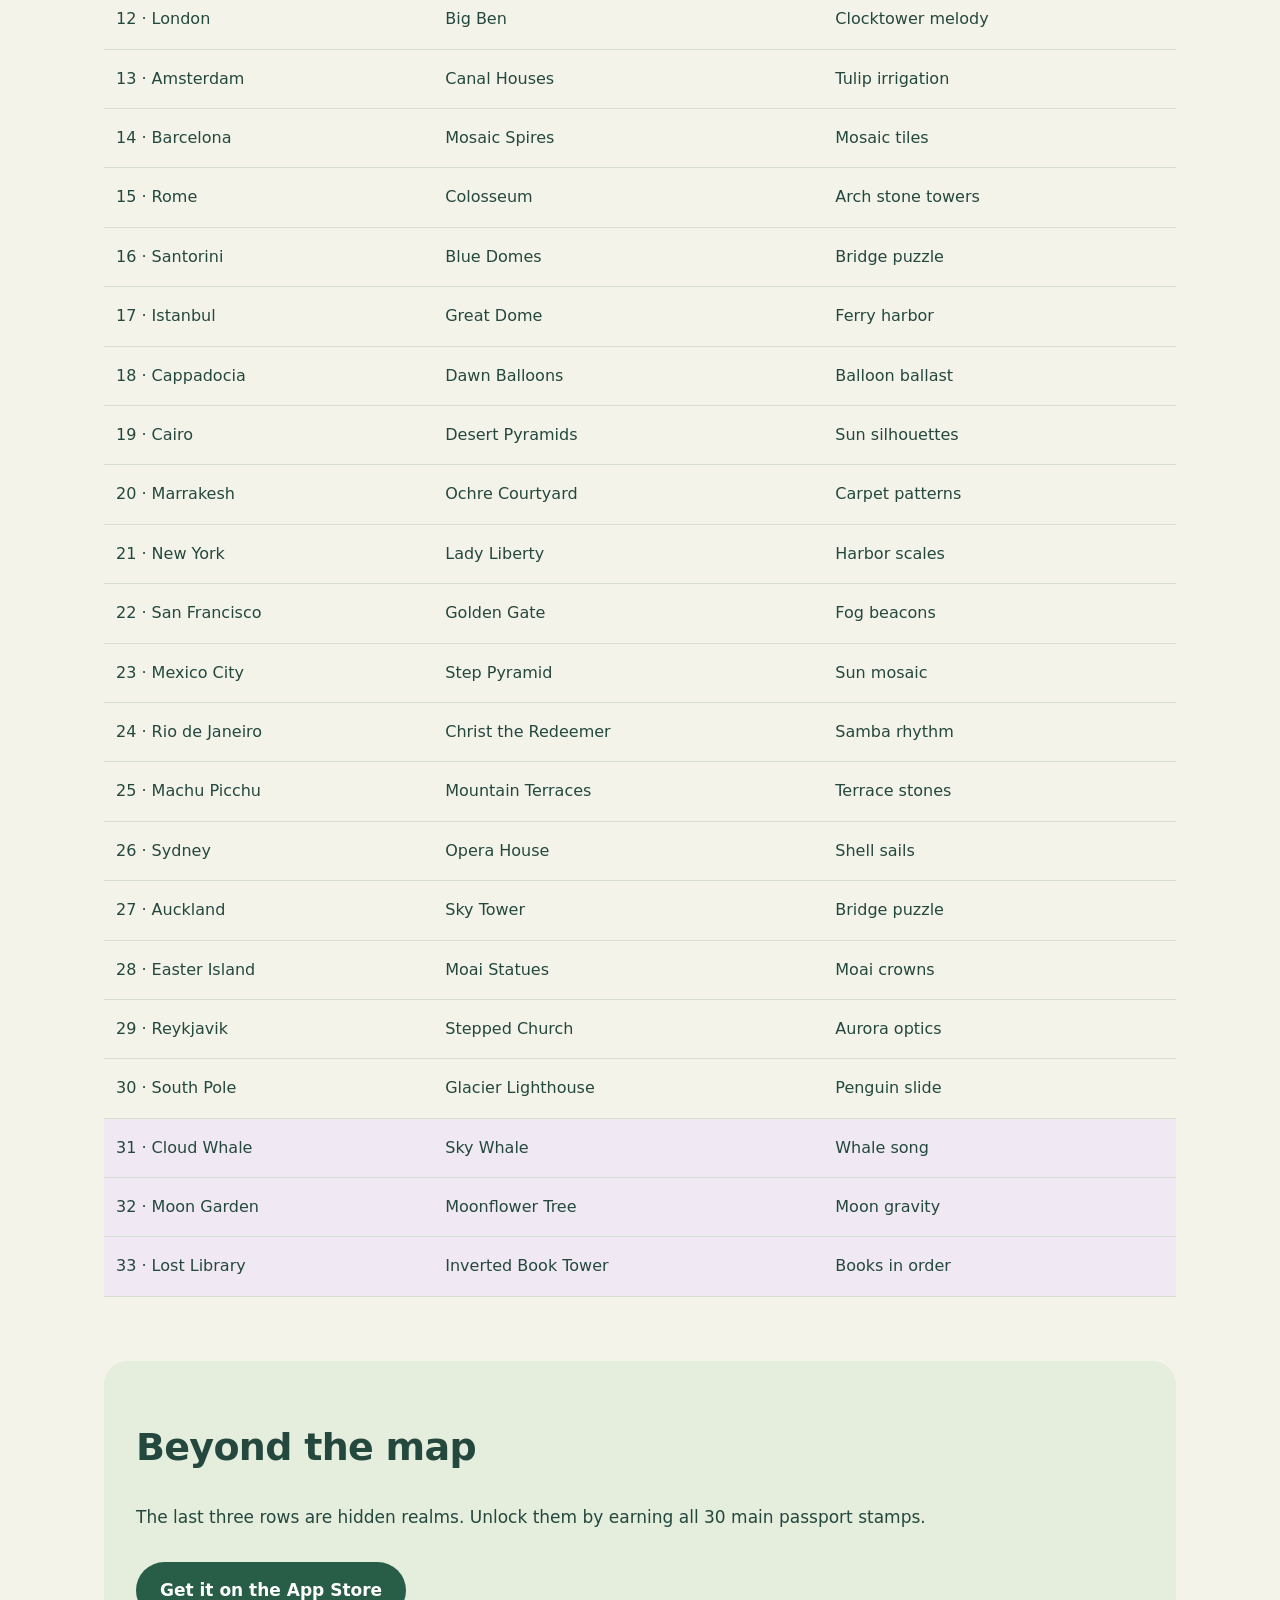
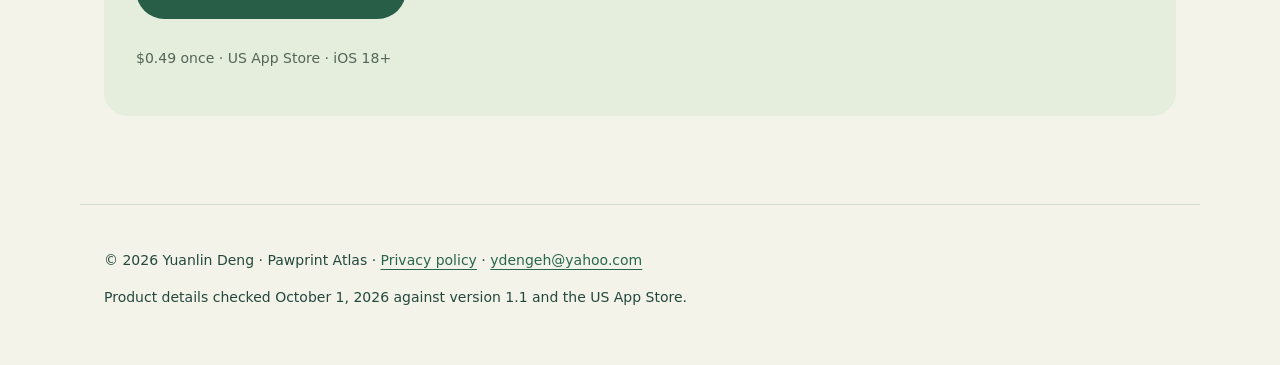
<file: destinations.html>
<!doctype html>
<html lang="en"><head><meta charset="utf-8"><meta name="viewport" content="width=device-width,initial-scale=1">
<title>30 destinations. Three places beyond the map. | Pawprint Atlas</title><meta name="description" content="Explore every Pawprint Atlas destination and its puzzle: waterways in Guilin, music in London, ice in Antarctica, and three hidden realms."><meta name="robots" content="index,follow,max-image-preview:large">
<link rel="canonical" href="https://lleryholmesgit.github.io/pawprint-atlas-support/destinations.html"><link rel="alternate" hreflang="en" href="https://lleryholmesgit.github.io/pawprint-atlas-support/destinations.html">
<link rel="alternate" hreflang="zh-Hans" href="https://lleryholmesgit.github.io/pawprint-atlas-support/zh/destinations.html">
<link rel="alternate" hreflang="es" href="https://lleryholmesgit.github.io/pawprint-atlas-support/es/destinations.html">
<link rel="alternate" hreflang="x-default" href="https://lleryholmesgit.github.io/pawprint-atlas-support/destinations.html">
<meta property="og:type" content="website"><meta property="og:site_name" content="Pawprint Atlas"><meta property="og:title" content="30 destinations. Three places beyond the map. | Pawprint Atlas"><meta property="og:description" content="Explore every Pawprint Atlas destination and its puzzle: waterways in Guilin, music in London, ice in Antarctica, and three hidden realms."><meta property="og:url" content="https://lleryholmesgit.github.io/pawprint-atlas-support/destinations.html"><meta property="og:image" content="https://lleryholmesgit.github.io/pawprint-atlas-support/assets/icon.jpg"><meta property="og:image:width" content="512"><meta property="og:image:height" content="512"><meta property="og:image:alt" content="Pawprint Atlas app icon"><meta name="twitter:card" content="summary"><meta name="twitter:title" content="30 destinations. Three places beyond the map. | Pawprint Atlas"><meta name="twitter:description" content="Explore every Pawprint Atlas destination and its puzzle: waterways in Guilin, music in London, ice in Antarctica, and three hidden realms."><meta name="twitter:image" content="https://lleryholmesgit.github.io/pawprint-atlas-support/assets/icon.jpg">
<meta name="apple-itunes-app" content="app-id=6814640713"><meta name="theme-color" content="#f4f3e9"><link rel="icon" href="./assets/icon.jpg"><link rel="stylesheet" href="./assets/site.css"><link rel="sitemap" type="application/xml" href="https://lleryholmesgit.github.io/pawprint-atlas-support/sitemap.xml">
<script type="application/ld+json">{"@context": "https://schema.org", "@graph": [{"@type": "WebPage", "@id": "https://lleryholmesgit.github.io/pawprint-atlas-support/destinations.html#page", "url": "https://lleryholmesgit.github.io/pawprint-atlas-support/destinations.html", "name": "30 destinations. Three places beyond the map. | Pawprint Atlas", "description": "Explore every Pawprint Atlas destination and its puzzle: waterways in Guilin, music in London, ice in Antarctica, and three hidden realms.", "inLanguage": "en", "about": {"@id": "https://lleryholmesgit.github.io/pawprint-atlas-support/#game"}, "publisher": {"@type": "Person", "name": "Yuanlin Deng"}}]}</script></head>
<body><a class="skip" href="#main">Skip to content</a><header><a class="brand" href="https://lleryholmesgit.github.io/pawprint-atlas-support/"><img src="./assets/icon.jpg" width="40" height="40" alt="">Pawprint Atlas</a><nav aria-label="Main navigation"><a href="https://lleryholmesgit.github.io/pawprint-atlas-support/">The game</a><a href="https://lleryholmesgit.github.io/pawprint-atlas-support/destinations.html">Destinations & puzzles</a><a href="https://lleryholmesgit.github.io/pawprint-atlas-support/facts.html">Facts & support</a></nav></header><main id="main"><div class="languages"><a lang="en" hreflang="en" href="https://lleryholmesgit.github.io/pawprint-atlas-support/destinations.html">English</a> · <a lang="zh-Hans" hreflang="zh-Hans" href="https://lleryholmesgit.github.io/pawprint-atlas-support/zh/destinations.html">简体中文</a> · <a lang="es" hreflang="es" href="https://lleryholmesgit.github.io/pawprint-atlas-support/es/destinations.html">Español</a></div><h1>30 destinations. Three places beyond the map.</h1><p class="lead">These are miniature interpretations of real places, followed by three imaginary realms. Four stops use bridges; 29 use variations of 12 other puzzle families. The rules below describe how to play without giving away every solution.</p><section><h2>How a journey works</h2><ol><li>Choose an animal and a destination. Walk with the on-screen joystick; approach discoveries or use the action button shown.</li><li>Complete the three local discoveries and the destination’s star-spirit puzzle. Visible goals explain the task; tap the light bulb only if you want a hint.</li><li>Return to the stamp platform by the landmark. Collect the passport stamp and choose your next stop.</li></ol></section><div class="table-wrap"><table><caption>Destinations & puzzles</caption><thead><tr><th scope="col">Destination</th><th scope="col">Miniature landmark</th><th scope="col">Puzzle</th></tr></thead><tbody><tr class="main-world"><td>01 · Kyoto</td><td>Blossom Torii</td><td>Bridge puzzle</td></tr><tr class="main-world"><td>02 · Beijing</td><td>Hall of Prayer</td><td>Bridge puzzle</td></tr><tr class="main-world"><td>03 · Guilin</td><td>Karst Peaks</td><td>Bamboo river</td></tr><tr class="main-world"><td>04 · Seoul</td><td>Namsan Tower</td><td>Hilltop kite</td></tr><tr class="main-world"><td>05 · Mount Fuji</td><td>Snowcapped Fuji</td><td>Snowcap stack</td></tr><tr class="main-world"><td>06 · Bangkok</td><td>Golden Stupa</td><td>Market canals</td></tr><tr class="main-world"><td>07 · Angkor</td><td>Lotus Towers</td><td>Temple shadows</td></tr><tr class="main-world"><td>08 · Bali</td><td>Gates of Heaven</td><td>Twin gate patterns</td></tr><tr class="main-world"><td>09 · Agra</td><td>White Mausoleum</td><td>Moonpool reflection</td></tr><tr class="main-world"><td>10 · Singapore</td><td>Merlion</td><td>Canopy light</td></tr><tr class="main-world"><td>11 · Paris</td><td>Eiffel Tower</td><td>Flower balance</td></tr><tr class="main-world"><td>12 · London</td><td>Big Ben</td><td>Clocktower melody</td></tr><tr class="main-world"><td>13 · Amsterdam</td><td>Canal Houses</td><td>Tulip irrigation</td></tr><tr class="main-world"><td>14 · Barcelona</td><td>Mosaic Spires</td><td>Mosaic tiles</td></tr><tr class="main-world"><td>15 · Rome</td><td>Colosseum</td><td>Arch stone towers</td></tr><tr class="main-world"><td>16 · Santorini</td><td>Blue Domes</td><td>Bridge puzzle</td></tr><tr class="main-world"><td>17 · Istanbul</td><td>Great Dome</td><td>Ferry harbor</td></tr><tr class="main-world"><td>18 · Cappadocia</td><td>Dawn Balloons</td><td>Balloon ballast</td></tr><tr class="main-world"><td>19 · Cairo</td><td>Desert Pyramids</td><td>Sun silhouettes</td></tr><tr class="main-world"><td>20 · Marrakesh</td><td>Ochre Courtyard</td><td>Carpet patterns</td></tr><tr class="main-world"><td>21 · New York</td><td>Lady Liberty</td><td>Harbor scales</td></tr><tr class="main-world"><td>22 · San Francisco</td><td>Golden Gate</td><td>Fog beacons</td></tr><tr class="main-world"><td>23 · Mexico City</td><td>Step Pyramid</td><td>Sun mosaic</td></tr><tr class="main-world"><td>24 · Rio de Janeiro</td><td>Christ the Redeemer</td><td>Samba rhythm</td></tr><tr class="main-world"><td>25 · Machu Picchu</td><td>Mountain Terraces</td><td>Terrace stones</td></tr><tr class="main-world"><td>26 · Sydney</td><td>Opera House</td><td>Shell sails</td></tr><tr class="main-world"><td>27 · Auckland</td><td>Sky Tower</td><td>Bridge puzzle</td></tr><tr class="main-world"><td>28 · Easter Island</td><td>Moai Statues</td><td>Moai crowns</td></tr><tr class="main-world"><td>29 · Reykjavik</td><td>Stepped Church</td><td>Aurora optics</td></tr><tr class="main-world"><td>30 · South Pole</td><td>Glacier Lighthouse</td><td>Penguin slide</td></tr><tr class="secret"><td>31 · Cloud Whale</td><td>Sky Whale</td><td>Whale song</td></tr><tr class="secret"><td>32 · Moon Garden</td><td>Moonflower Tree</td><td>Moon gravity</td></tr><tr class="secret"><td>33 · Lost Library</td><td>Inverted Book Tower</td><td>Books in order</td></tr></tbody></table></div><section class="callout"><h2>Beyond the map</h2><p>The last three rows are hidden realms. Unlock them by earning all 30 main passport stamps.</p><a class="button" href="https://apps.apple.com/us/app/pawprint-atlas/id6814640713">Get it on the App Store</a><p class="small">$0.49 once · US App Store · iOS 18+</p></section></main><footer><p>© 2026 Yuanlin Deng · Pawprint Atlas · <a href="https://lleryholmesgit.github.io/pawprint-atlas-support/privacy.html">Privacy policy</a> · <a href="mailto:ydengeh@yahoo.com">ydengeh@yahoo.com</a></p><p>Product details checked October 1, 2026 against version 1.1 and the US App Store.</p></footer></body></html>
</file>
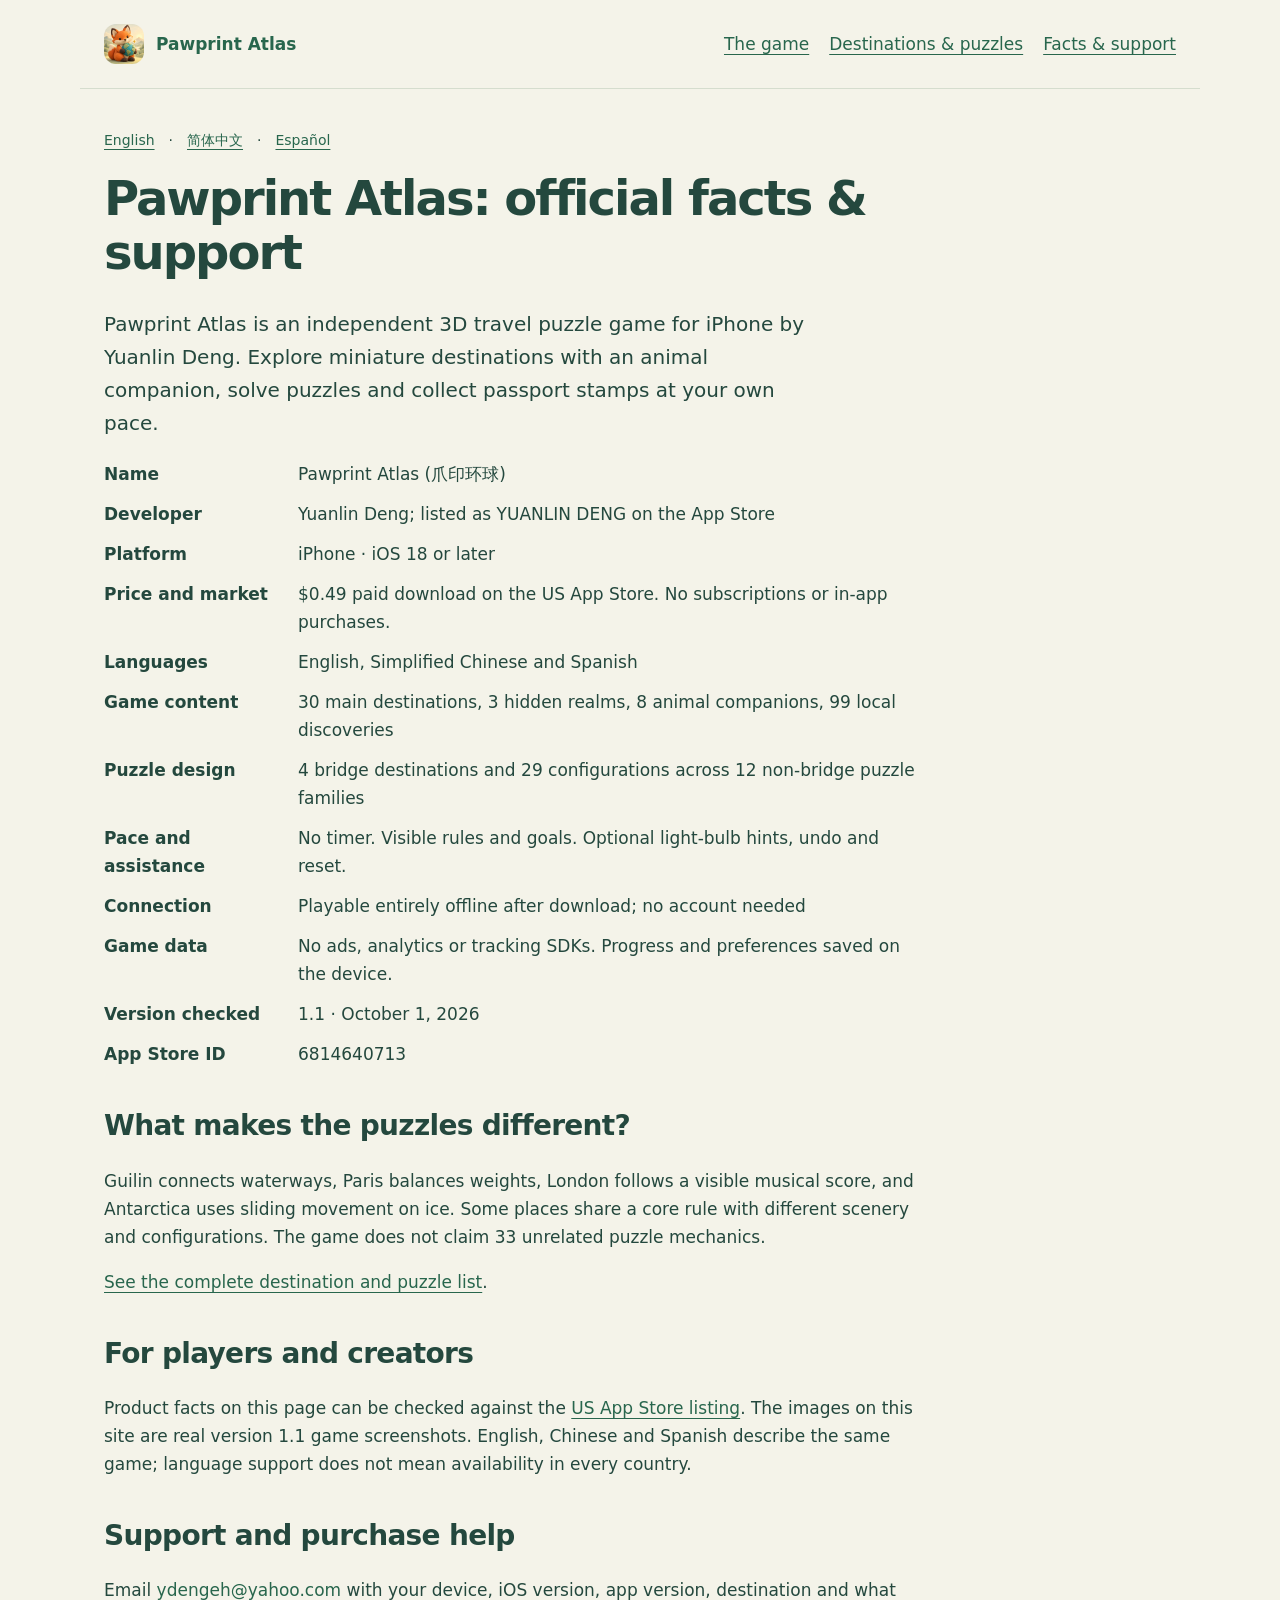
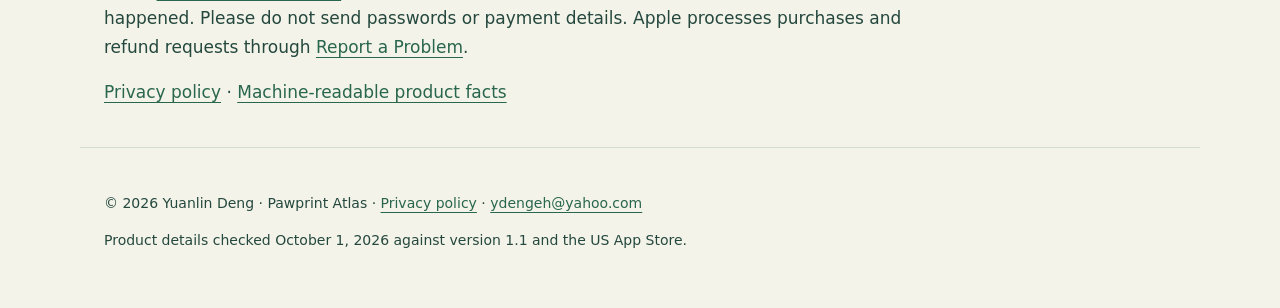
<file: facts.html>
<!doctype html>
<html lang="en"><head><meta charset="utf-8"><meta name="viewport" content="width=device-width,initial-scale=1">
<title>Pawprint Atlas — Official Game Facts &amp; Support</title><meta name="description" content="Verified product facts for Pawprint Atlas: iPhone requirements, US price, offline play, languages, puzzle types, developer and support contact."><meta name="robots" content="index,follow,max-image-preview:large">
<link rel="canonical" href="https://lleryholmesgit.github.io/pawprint-atlas-support/facts.html">
<meta property="og:type" content="website"><meta property="og:site_name" content="Pawprint Atlas"><meta property="og:title" content="Pawprint Atlas — Official Game Facts &amp; Support"><meta property="og:description" content="Verified product facts for Pawprint Atlas: iPhone requirements, US price, offline play, languages, puzzle types, developer and support contact."><meta property="og:url" content="https://lleryholmesgit.github.io/pawprint-atlas-support/facts.html"><meta property="og:image" content="https://lleryholmesgit.github.io/pawprint-atlas-support/assets/icon.jpg"><meta property="og:image:width" content="512"><meta property="og:image:height" content="512"><meta property="og:image:alt" content="Pawprint Atlas app icon"><meta name="twitter:card" content="summary"><meta name="twitter:title" content="Pawprint Atlas — Official Game Facts &amp; Support"><meta name="twitter:description" content="Verified product facts for Pawprint Atlas: iPhone requirements, US price, offline play, languages, puzzle types, developer and support contact."><meta name="twitter:image" content="https://lleryholmesgit.github.io/pawprint-atlas-support/assets/icon.jpg">
<meta name="apple-itunes-app" content="app-id=6814640713"><meta name="theme-color" content="#f4f3e9"><link rel="icon" href="./assets/icon.jpg"><link rel="stylesheet" href="./assets/site.css"><link rel="sitemap" type="application/xml" href="https://lleryholmesgit.github.io/pawprint-atlas-support/sitemap.xml">
<script type="application/ld+json">{"@context": "https://schema.org", "@graph": [{"@type": "WebPage", "@id": "https://lleryholmesgit.github.io/pawprint-atlas-support/facts.html#page", "url": "https://lleryholmesgit.github.io/pawprint-atlas-support/facts.html", "name": "Pawprint Atlas — Official Game Facts & Support", "description": "Verified product facts for Pawprint Atlas: iPhone requirements, US price, offline play, languages, puzzle types, developer and support contact.", "inLanguage": "en", "about": {"@id": "https://lleryholmesgit.github.io/pawprint-atlas-support/#game"}, "publisher": {"@type": "Person", "name": "Yuanlin Deng"}}]}</script></head>
<body><a class="skip" href="#main">Skip to content</a><header><a class="brand" href="https://lleryholmesgit.github.io/pawprint-atlas-support/"><img src="./assets/icon.jpg" width="40" height="40" alt="">Pawprint Atlas</a><nav aria-label="Main navigation"><a href="https://lleryholmesgit.github.io/pawprint-atlas-support/">The game</a><a href="https://lleryholmesgit.github.io/pawprint-atlas-support/destinations.html">Destinations & puzzles</a><a href="https://lleryholmesgit.github.io/pawprint-atlas-support/facts.html">Facts & support</a></nav></header><main id="main"><div class="languages"><a lang="en" hreflang="en" href="https://lleryholmesgit.github.io/pawprint-atlas-support/">English</a> · <a lang="zh-Hans" hreflang="zh-Hans" href="https://lleryholmesgit.github.io/pawprint-atlas-support/zh/">简体中文</a> · <a lang="es" hreflang="es" href="https://lleryholmesgit.github.io/pawprint-atlas-support/es/">Español</a></div><div class="prose"><h1>Pawprint Atlas: official facts & support</h1><p class="lead">Pawprint Atlas is an independent 3D travel puzzle game for iPhone by Yuanlin Deng. Explore miniature destinations with an animal companion, solve puzzles and collect passport stamps at your own pace.</p><dl class="fact-list"><dt>Name</dt><dd>Pawprint Atlas (爪印环球)</dd><dt>Developer</dt><dd>Yuanlin Deng; listed as YUANLIN DENG on the App Store</dd><dt>Platform</dt><dd>iPhone · iOS 18 or later</dd><dt>Price and market</dt><dd>$0.49 paid download on the US App Store. No subscriptions or in-app purchases.</dd><dt>Languages</dt><dd>English, Simplified Chinese and Spanish</dd><dt>Game content</dt><dd>30 main destinations, 3 hidden realms, 8 animal companions, 99 local discoveries</dd><dt>Puzzle design</dt><dd>4 bridge destinations and 29 configurations across 12 non-bridge puzzle families</dd><dt>Pace and assistance</dt><dd>No timer. Visible rules and goals. Optional light-bulb hints, undo and reset.</dd><dt>Connection</dt><dd>Playable entirely offline after download; no account needed</dd><dt>Game data</dt><dd>No ads, analytics or tracking SDKs. Progress and preferences saved on the device.</dd><dt>Version checked</dt><dd>1.1 · October 1, 2026</dd><dt>App Store ID</dt><dd>6814640713</dd></dl><h2>What makes the puzzles different?</h2><p>Guilin connects waterways, Paris balances weights, London follows a visible musical score, and Antarctica uses sliding movement on ice. Some places share a core rule with different scenery and configurations. The game does not claim 33 unrelated puzzle mechanics.</p><p><a href="destinations.html">See the complete destination and puzzle list</a>.</p><h2>For players and creators</h2><p>Product facts on this page can be checked against the <a href="https://apps.apple.com/us/app/pawprint-atlas/id6814640713">US App Store listing</a>. The images on this site are real version 1.1 game screenshots. English, Chinese and Spanish describe the same game; language support does not mean availability in every country.</p><h2>Support and purchase help</h2><p>Email <a href="mailto:ydengeh@yahoo.com">ydengeh@yahoo.com</a> with your device, iOS version, app version, destination and what happened. Please do not send passwords or payment details. Apple processes purchases and refund requests through <a href="https://reportaproblem.apple.com/">Report a Problem</a>.</p><p><a href="privacy.html">Privacy policy</a> · <a href="product-facts.json">Machine-readable product facts</a></p></div></main><footer><p>© 2026 Yuanlin Deng · Pawprint Atlas · <a href="https://lleryholmesgit.github.io/pawprint-atlas-support/privacy.html">Privacy policy</a> · <a href="mailto:ydengeh@yahoo.com">ydengeh@yahoo.com</a></p><p>Product details checked October 1, 2026 against version 1.1 and the US App Store.</p></footer></body></html>
</file>
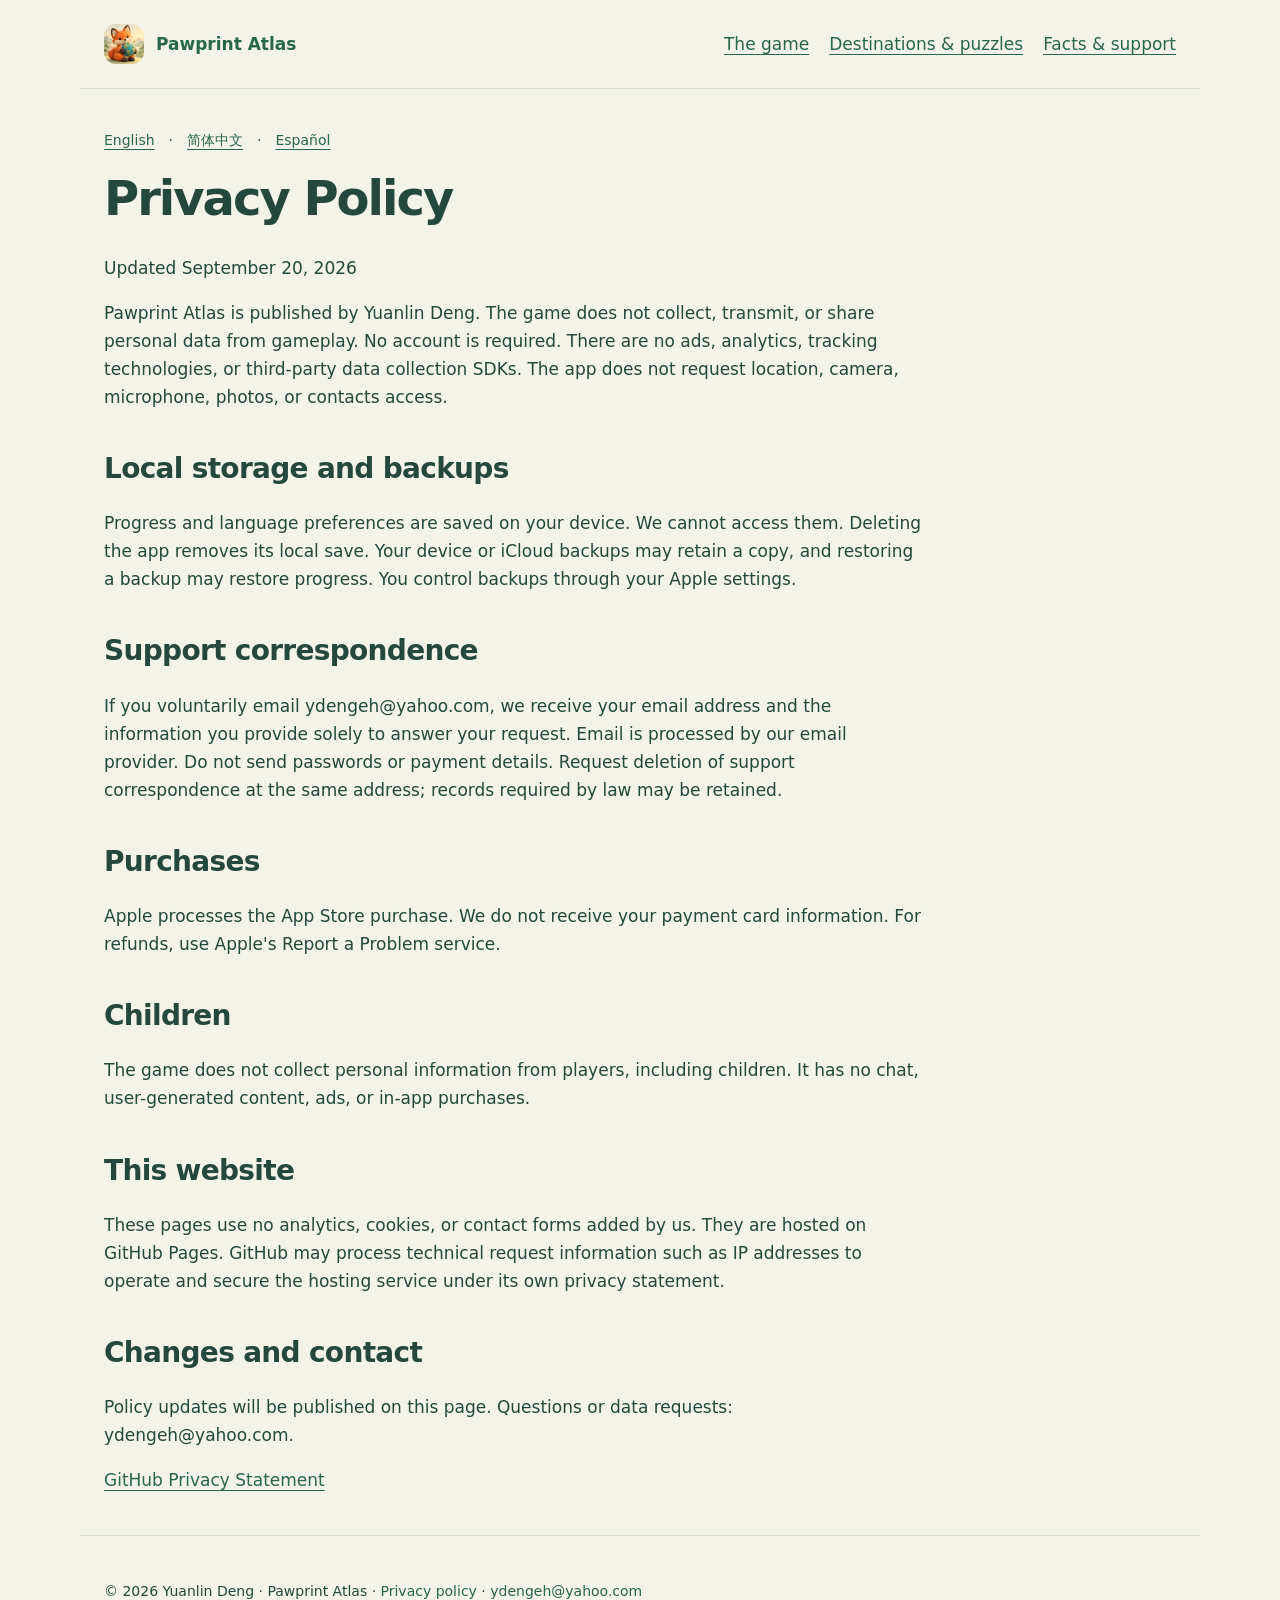
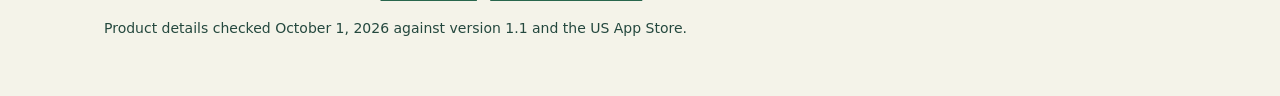
<file: privacy.html>
<!doctype html>
<html lang="en"><head><meta charset="utf-8"><meta name="viewport" content="width=device-width,initial-scale=1">
<title>Pawprint Atlas — Privacy Policy</title><meta name="description" content="Pawprint Atlas privacy policy: local progress storage, no in-game data collection, support email handling, Apple purchases and GitHub Pages hosting."><meta name="robots" content="index,follow,max-image-preview:large">
<link rel="canonical" href="https://lleryholmesgit.github.io/pawprint-atlas-support/privacy.html">
<meta property="og:type" content="website"><meta property="og:site_name" content="Pawprint Atlas"><meta property="og:title" content="Pawprint Atlas — Privacy Policy"><meta property="og:description" content="Pawprint Atlas privacy policy: local progress storage, no in-game data collection, support email handling, Apple purchases and GitHub Pages hosting."><meta property="og:url" content="https://lleryholmesgit.github.io/pawprint-atlas-support/privacy.html"><meta property="og:image" content="https://lleryholmesgit.github.io/pawprint-atlas-support/assets/icon.jpg"><meta property="og:image:width" content="512"><meta property="og:image:height" content="512"><meta property="og:image:alt" content="Pawprint Atlas app icon"><meta name="twitter:card" content="summary"><meta name="twitter:title" content="Pawprint Atlas — Privacy Policy"><meta name="twitter:description" content="Pawprint Atlas privacy policy: local progress storage, no in-game data collection, support email handling, Apple purchases and GitHub Pages hosting."><meta name="twitter:image" content="https://lleryholmesgit.github.io/pawprint-atlas-support/assets/icon.jpg">
<meta name="apple-itunes-app" content="app-id=6814640713"><meta name="theme-color" content="#f4f3e9"><link rel="icon" href="./assets/icon.jpg"><link rel="stylesheet" href="./assets/site.css"><link rel="sitemap" type="application/xml" href="https://lleryholmesgit.github.io/pawprint-atlas-support/sitemap.xml">
<script type="application/ld+json">{"@context": "https://schema.org", "@graph": [{"@type": "WebPage", "@id": "https://lleryholmesgit.github.io/pawprint-atlas-support/privacy.html#page", "url": "https://lleryholmesgit.github.io/pawprint-atlas-support/privacy.html", "name": "Pawprint Atlas — Privacy Policy", "description": "Pawprint Atlas privacy policy: local progress storage, no in-game data collection, support email handling, Apple purchases and GitHub Pages hosting.", "inLanguage": "en", "about": {"@id": "https://lleryholmesgit.github.io/pawprint-atlas-support/#game"}, "publisher": {"@type": "Person", "name": "Yuanlin Deng"}}]}</script></head>
<body><a class="skip" href="#main">Skip to content</a><header><a class="brand" href="https://lleryholmesgit.github.io/pawprint-atlas-support/"><img src="./assets/icon.jpg" width="40" height="40" alt="">Pawprint Atlas</a><nav aria-label="Main navigation"><a href="https://lleryholmesgit.github.io/pawprint-atlas-support/">The game</a><a href="https://lleryholmesgit.github.io/pawprint-atlas-support/destinations.html">Destinations & puzzles</a><a href="https://lleryholmesgit.github.io/pawprint-atlas-support/facts.html">Facts & support</a></nav></header><main id="main"><div class="languages"><a lang="en" hreflang="en" href="https://lleryholmesgit.github.io/pawprint-atlas-support/">English</a> · <a lang="zh-Hans" hreflang="zh-Hans" href="https://lleryholmesgit.github.io/pawprint-atlas-support/zh/">简体中文</a> · <a lang="es" hreflang="es" href="https://lleryholmesgit.github.io/pawprint-atlas-support/es/">Español</a></div><div class="prose"><h1>Privacy Policy</h1><p>Updated September 20, 2026</p><p>Pawprint Atlas is published by Yuanlin Deng. The game does not collect, transmit, or share personal data from gameplay. No account is required. There are no ads, analytics, tracking technologies, or third-party data collection SDKs. The app does not request location, camera, microphone, photos, or contacts access.</p><h2>Local storage and backups</h2><p>Progress and language preferences are saved on your device. We cannot access them. Deleting the app removes its local save. Your device or iCloud backups may retain a copy, and restoring a backup may restore progress. You control backups through your Apple settings.</p><h2>Support correspondence</h2><p>If you voluntarily email ydengeh@yahoo.com, we receive your email address and the information you provide solely to answer your request. Email is processed by our email provider. Do not send passwords or payment details. Request deletion of support correspondence at the same address; records required by law may be retained.</p><h2>Purchases</h2><p>Apple processes the App Store purchase. We do not receive your payment card information. For refunds, use Apple&#x27;s Report a Problem service.</p><h2>Children</h2><p>The game does not collect personal information from players, including children. It has no chat, user-generated content, ads, or in-app purchases.</p><h2>This website</h2><p>These pages use no analytics, cookies, or contact forms added by us. They are hosted on GitHub Pages. GitHub may process technical request information such as IP addresses to operate and secure the hosting service under its own privacy statement.</p><h2>Changes and contact</h2><p>Policy updates will be published on this page. Questions or data requests: ydengeh@yahoo.com.</p><p><a href="https://docs.github.com/en/site-policy/privacy-policies/github-general-privacy-statement">GitHub Privacy Statement</a></p></div></main><footer><p>© 2026 Yuanlin Deng · Pawprint Atlas · <a href="https://lleryholmesgit.github.io/pawprint-atlas-support/privacy.html">Privacy policy</a> · <a href="mailto:ydengeh@yahoo.com">ydengeh@yahoo.com</a></p><p>Product details checked October 1, 2026 against version 1.1 and the US App Store.</p></footer></body></html>
</file>
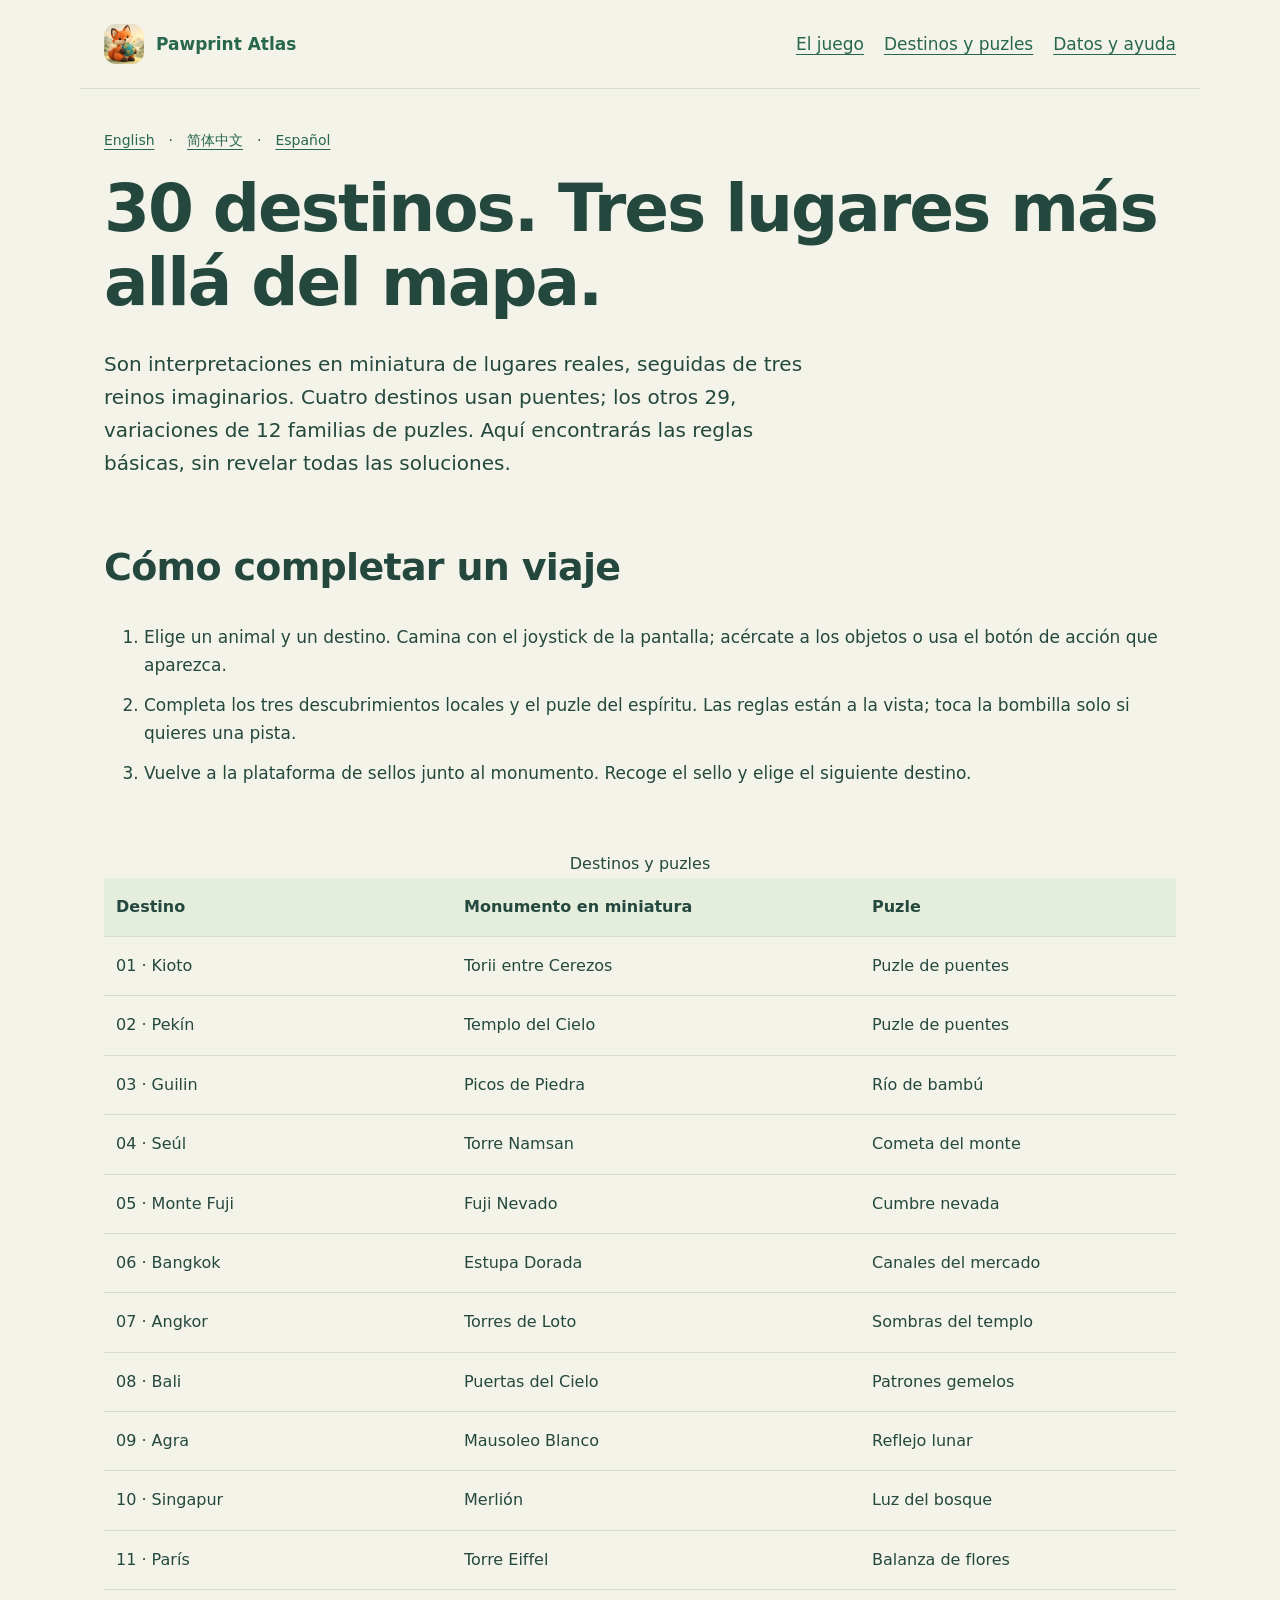
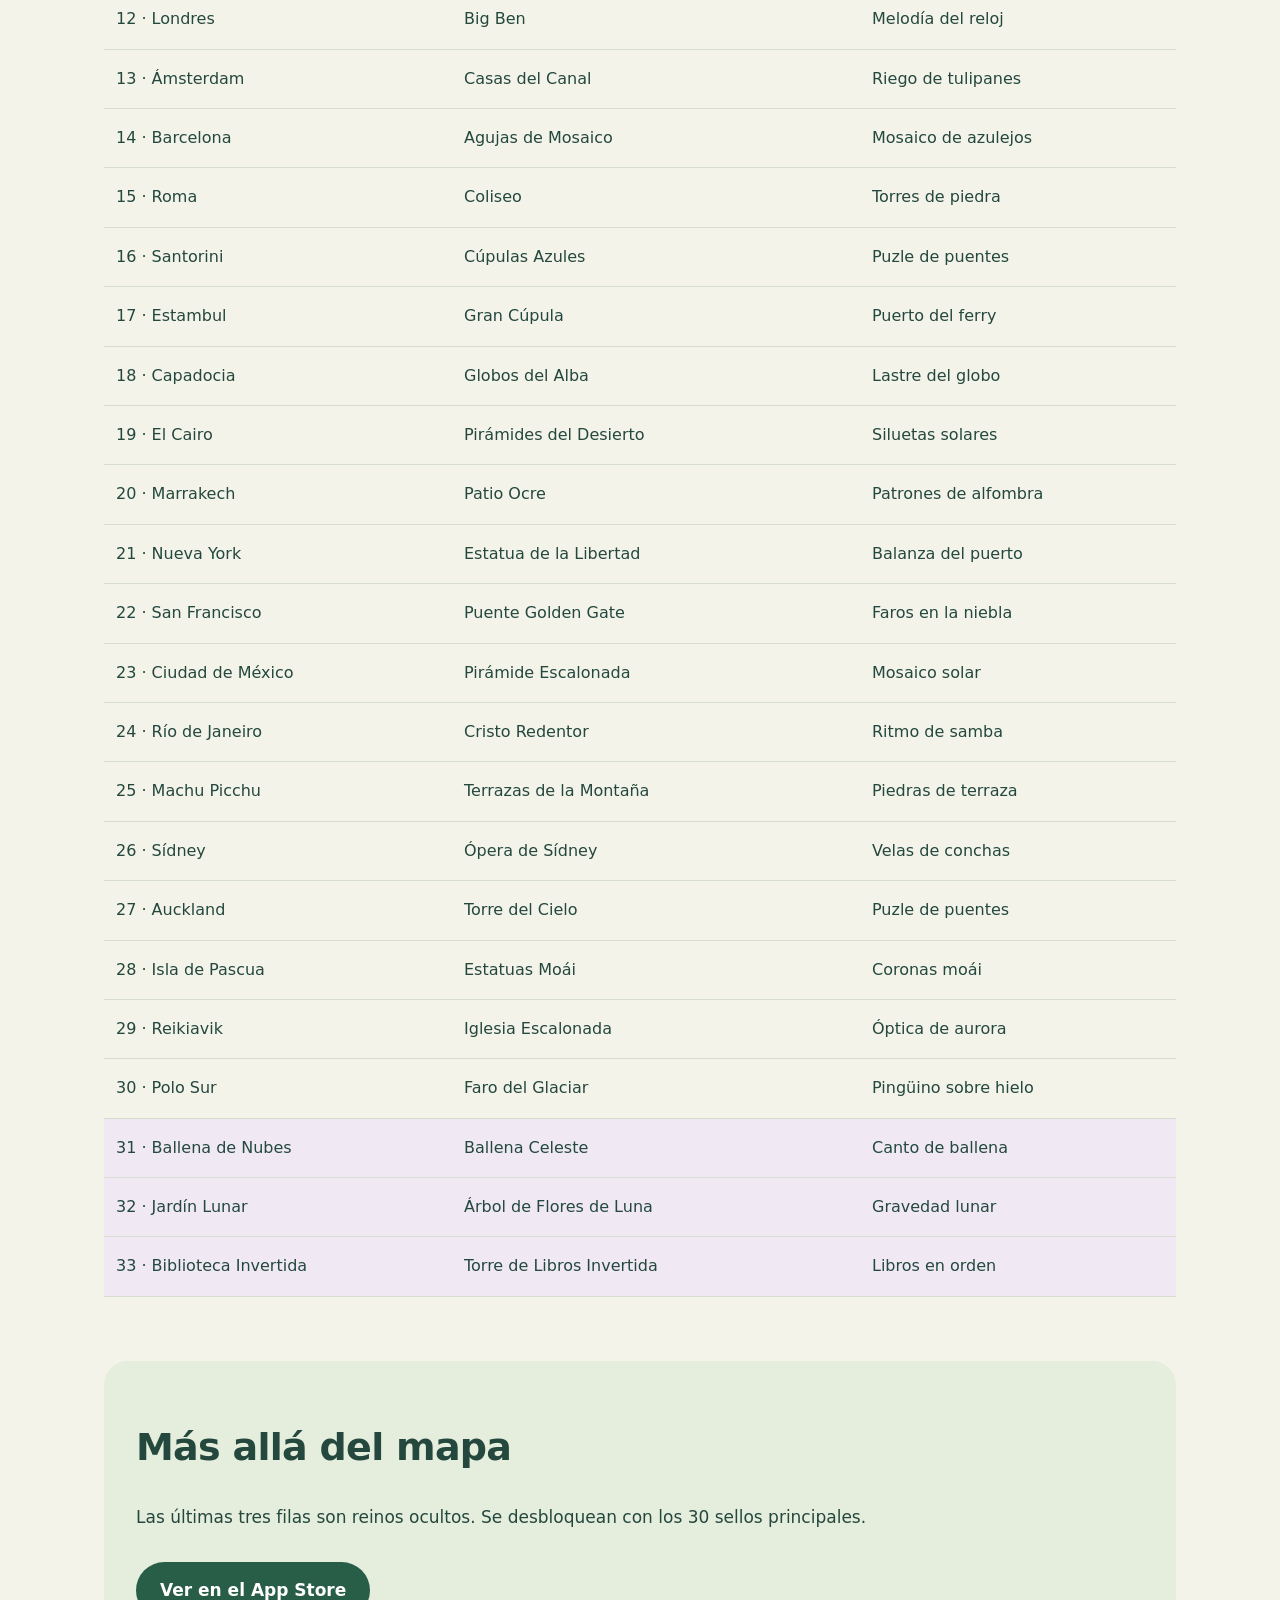
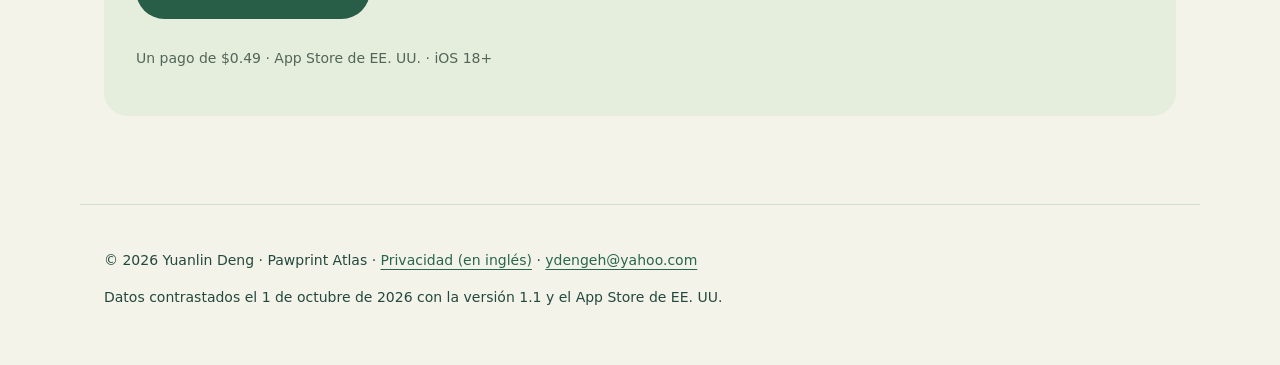
<file: es/destinations.html>
<!doctype html>
<html lang="es"><head><meta charset="utf-8"><meta name="viewport" content="width=device-width,initial-scale=1">
<title>30 destinos. Tres lugares más allá del mapa. | Pawprint Atlas</title><meta name="description" content="Descubre todos los destinos y puzles de Pawprint Atlas: canales en Guilin, música en Londres, hielo en la Antártida y tres reinos ocultos."><meta name="robots" content="index,follow,max-image-preview:large">
<link rel="canonical" href="https://lleryholmesgit.github.io/pawprint-atlas-support/es/destinations.html"><link rel="alternate" hreflang="en" href="https://lleryholmesgit.github.io/pawprint-atlas-support/destinations.html">
<link rel="alternate" hreflang="zh-Hans" href="https://lleryholmesgit.github.io/pawprint-atlas-support/zh/destinations.html">
<link rel="alternate" hreflang="es" href="https://lleryholmesgit.github.io/pawprint-atlas-support/es/destinations.html">
<link rel="alternate" hreflang="x-default" href="https://lleryholmesgit.github.io/pawprint-atlas-support/destinations.html">
<meta property="og:type" content="website"><meta property="og:site_name" content="Pawprint Atlas"><meta property="og:title" content="30 destinos. Tres lugares más allá del mapa. | Pawprint Atlas"><meta property="og:description" content="Descubre todos los destinos y puzles de Pawprint Atlas: canales en Guilin, música en Londres, hielo en la Antártida y tres reinos ocultos."><meta property="og:url" content="https://lleryholmesgit.github.io/pawprint-atlas-support/es/destinations.html"><meta property="og:image" content="https://lleryholmesgit.github.io/pawprint-atlas-support/assets/icon.jpg"><meta property="og:image:width" content="512"><meta property="og:image:height" content="512"><meta property="og:image:alt" content="Pawprint Atlas app icon"><meta name="twitter:card" content="summary"><meta name="twitter:title" content="30 destinos. Tres lugares más allá del mapa. | Pawprint Atlas"><meta name="twitter:description" content="Descubre todos los destinos y puzles de Pawprint Atlas: canales en Guilin, música en Londres, hielo en la Antártida y tres reinos ocultos."><meta name="twitter:image" content="https://lleryholmesgit.github.io/pawprint-atlas-support/assets/icon.jpg">
<meta name="apple-itunes-app" content="app-id=6814640713"><meta name="theme-color" content="#f4f3e9"><link rel="icon" href="../assets/icon.jpg"><link rel="stylesheet" href="../assets/site.css"><link rel="sitemap" type="application/xml" href="https://lleryholmesgit.github.io/pawprint-atlas-support/sitemap.xml">
<script type="application/ld+json">{"@context": "https://schema.org", "@graph": [{"@type": "WebPage", "@id": "https://lleryholmesgit.github.io/pawprint-atlas-support/es/destinations.html#page", "url": "https://lleryholmesgit.github.io/pawprint-atlas-support/es/destinations.html", "name": "30 destinos. Tres lugares más allá del mapa. | Pawprint Atlas", "description": "Descubre todos los destinos y puzles de Pawprint Atlas: canales en Guilin, música en Londres, hielo en la Antártida y tres reinos ocultos.", "inLanguage": "es", "about": {"@id": "https://lleryholmesgit.github.io/pawprint-atlas-support/#game"}, "publisher": {"@type": "Person", "name": "Yuanlin Deng"}}]}</script></head>
<body><a class="skip" href="#main">Ir al contenido</a><header><a class="brand" href="https://lleryholmesgit.github.io/pawprint-atlas-support/es/"><img src="../assets/icon.jpg" width="40" height="40" alt="">Pawprint Atlas</a><nav aria-label="Navegación principal"><a href="https://lleryholmesgit.github.io/pawprint-atlas-support/es/">El juego</a><a href="https://lleryholmesgit.github.io/pawprint-atlas-support/es/destinations.html">Destinos y puzles</a><a href="https://lleryholmesgit.github.io/pawprint-atlas-support/facts.html">Datos y ayuda</a></nav></header><main id="main"><div class="languages"><a lang="en" hreflang="en" href="https://lleryholmesgit.github.io/pawprint-atlas-support/destinations.html">English</a> · <a lang="zh-Hans" hreflang="zh-Hans" href="https://lleryholmesgit.github.io/pawprint-atlas-support/zh/destinations.html">简体中文</a> · <a lang="es" hreflang="es" href="https://lleryholmesgit.github.io/pawprint-atlas-support/es/destinations.html">Español</a></div><h1>30 destinos. Tres lugares más allá del mapa.</h1><p class="lead">Son interpretaciones en miniatura de lugares reales, seguidas de tres reinos imaginarios. Cuatro destinos usan puentes; los otros 29, variaciones de 12 familias de puzles. Aquí encontrarás las reglas básicas, sin revelar todas las soluciones.</p><section><h2>Cómo completar un viaje</h2><ol><li>Elige un animal y un destino. Camina con el joystick de la pantalla; acércate a los objetos o usa el botón de acción que aparezca.</li><li>Completa los tres descubrimientos locales y el puzle del espíritu. Las reglas están a la vista; toca la bombilla solo si quieres una pista.</li><li>Vuelve a la plataforma de sellos junto al monumento. Recoge el sello y elige el siguiente destino.</li></ol></section><div class="table-wrap"><table><caption>Destinos y puzles</caption><thead><tr><th scope="col">Destino</th><th scope="col">Monumento en miniatura</th><th scope="col">Puzle</th></tr></thead><tbody><tr class="main-world"><td>01 · Kioto</td><td>Torii entre Cerezos</td><td>Puzle de puentes</td></tr><tr class="main-world"><td>02 · Pekín</td><td>Templo del Cielo</td><td>Puzle de puentes</td></tr><tr class="main-world"><td>03 · Guilin</td><td>Picos de Piedra</td><td>Río de bambú</td></tr><tr class="main-world"><td>04 · Seúl</td><td>Torre Namsan</td><td>Cometa del monte</td></tr><tr class="main-world"><td>05 · Monte Fuji</td><td>Fuji Nevado</td><td>Cumbre nevada</td></tr><tr class="main-world"><td>06 · Bangkok</td><td>Estupa Dorada</td><td>Canales del mercado</td></tr><tr class="main-world"><td>07 · Angkor</td><td>Torres de Loto</td><td>Sombras del templo</td></tr><tr class="main-world"><td>08 · Bali</td><td>Puertas del Cielo</td><td>Patrones gemelos</td></tr><tr class="main-world"><td>09 · Agra</td><td>Mausoleo Blanco</td><td>Reflejo lunar</td></tr><tr class="main-world"><td>10 · Singapur</td><td>Merlión</td><td>Luz del bosque</td></tr><tr class="main-world"><td>11 · París</td><td>Torre Eiffel</td><td>Balanza de flores</td></tr><tr class="main-world"><td>12 · Londres</td><td>Big Ben</td><td>Melodía del reloj</td></tr><tr class="main-world"><td>13 · Ámsterdam</td><td>Casas del Canal</td><td>Riego de tulipanes</td></tr><tr class="main-world"><td>14 · Barcelona</td><td>Agujas de Mosaico</td><td>Mosaico de azulejos</td></tr><tr class="main-world"><td>15 · Roma</td><td>Coliseo</td><td>Torres de piedra</td></tr><tr class="main-world"><td>16 · Santorini</td><td>Cúpulas Azules</td><td>Puzle de puentes</td></tr><tr class="main-world"><td>17 · Estambul</td><td>Gran Cúpula</td><td>Puerto del ferry</td></tr><tr class="main-world"><td>18 · Capadocia</td><td>Globos del Alba</td><td>Lastre del globo</td></tr><tr class="main-world"><td>19 · El Cairo</td><td>Pirámides del Desierto</td><td>Siluetas solares</td></tr><tr class="main-world"><td>20 · Marrakech</td><td>Patio Ocre</td><td>Patrones de alfombra</td></tr><tr class="main-world"><td>21 · Nueva York</td><td>Estatua de la Libertad</td><td>Balanza del puerto</td></tr><tr class="main-world"><td>22 · San Francisco</td><td>Puente Golden Gate</td><td>Faros en la niebla</td></tr><tr class="main-world"><td>23 · Ciudad de México</td><td>Pirámide Escalonada</td><td>Mosaico solar</td></tr><tr class="main-world"><td>24 · Río de Janeiro</td><td>Cristo Redentor</td><td>Ritmo de samba</td></tr><tr class="main-world"><td>25 · Machu Picchu</td><td>Terrazas de la Montaña</td><td>Piedras de terraza</td></tr><tr class="main-world"><td>26 · Sídney</td><td>Ópera de Sídney</td><td>Velas de conchas</td></tr><tr class="main-world"><td>27 · Auckland</td><td>Torre del Cielo</td><td>Puzle de puentes</td></tr><tr class="main-world"><td>28 · Isla de Pascua</td><td>Estatuas Moái</td><td>Coronas moái</td></tr><tr class="main-world"><td>29 · Reikiavik</td><td>Iglesia Escalonada</td><td>Óptica de aurora</td></tr><tr class="main-world"><td>30 · Polo Sur</td><td>Faro del Glaciar</td><td>Pingüino sobre hielo</td></tr><tr class="secret"><td>31 · Ballena de Nubes</td><td>Ballena Celeste</td><td>Canto de ballena</td></tr><tr class="secret"><td>32 · Jardín Lunar</td><td>Árbol de Flores de Luna</td><td>Gravedad lunar</td></tr><tr class="secret"><td>33 · Biblioteca Invertida</td><td>Torre de Libros Invertida</td><td>Libros en orden</td></tr></tbody></table></div><section class="callout"><h2>Más allá del mapa</h2><p>Las últimas tres filas son reinos ocultos. Se desbloquean con los 30 sellos principales.</p><a class="button" href="https://apps.apple.com/us/app/pawprint-atlas/id6814640713">Ver en el App Store</a><p class="small">Un pago de $0.49 · App Store de EE. UU. · iOS 18+</p></section></main><footer><p>© 2026 Yuanlin Deng · Pawprint Atlas · <a href="https://lleryholmesgit.github.io/pawprint-atlas-support/privacy.html">Privacidad (en inglés)</a> · <a href="mailto:ydengeh@yahoo.com">ydengeh@yahoo.com</a></p><p>Datos contrastados el 1 de octubre de 2026 con la versión 1.1 y el App Store de EE. UU.</p></footer></body></html>
</file>
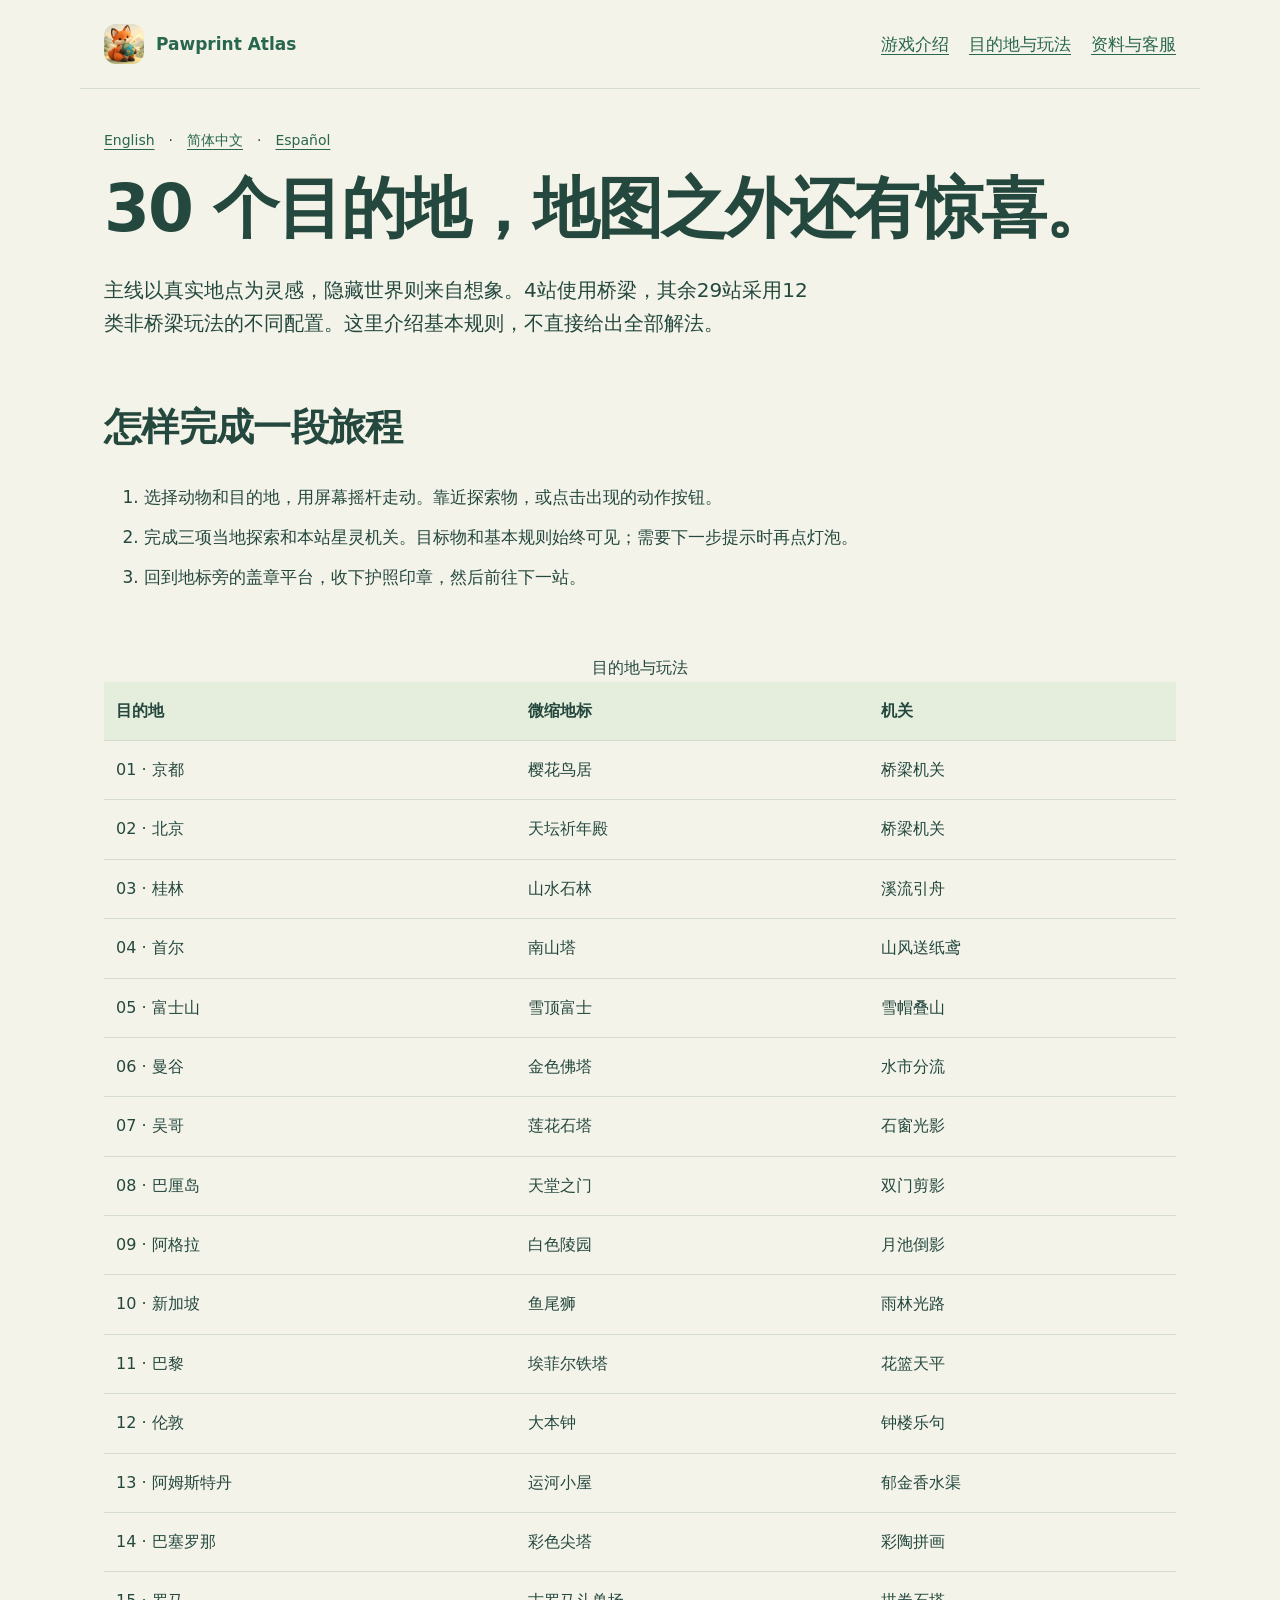
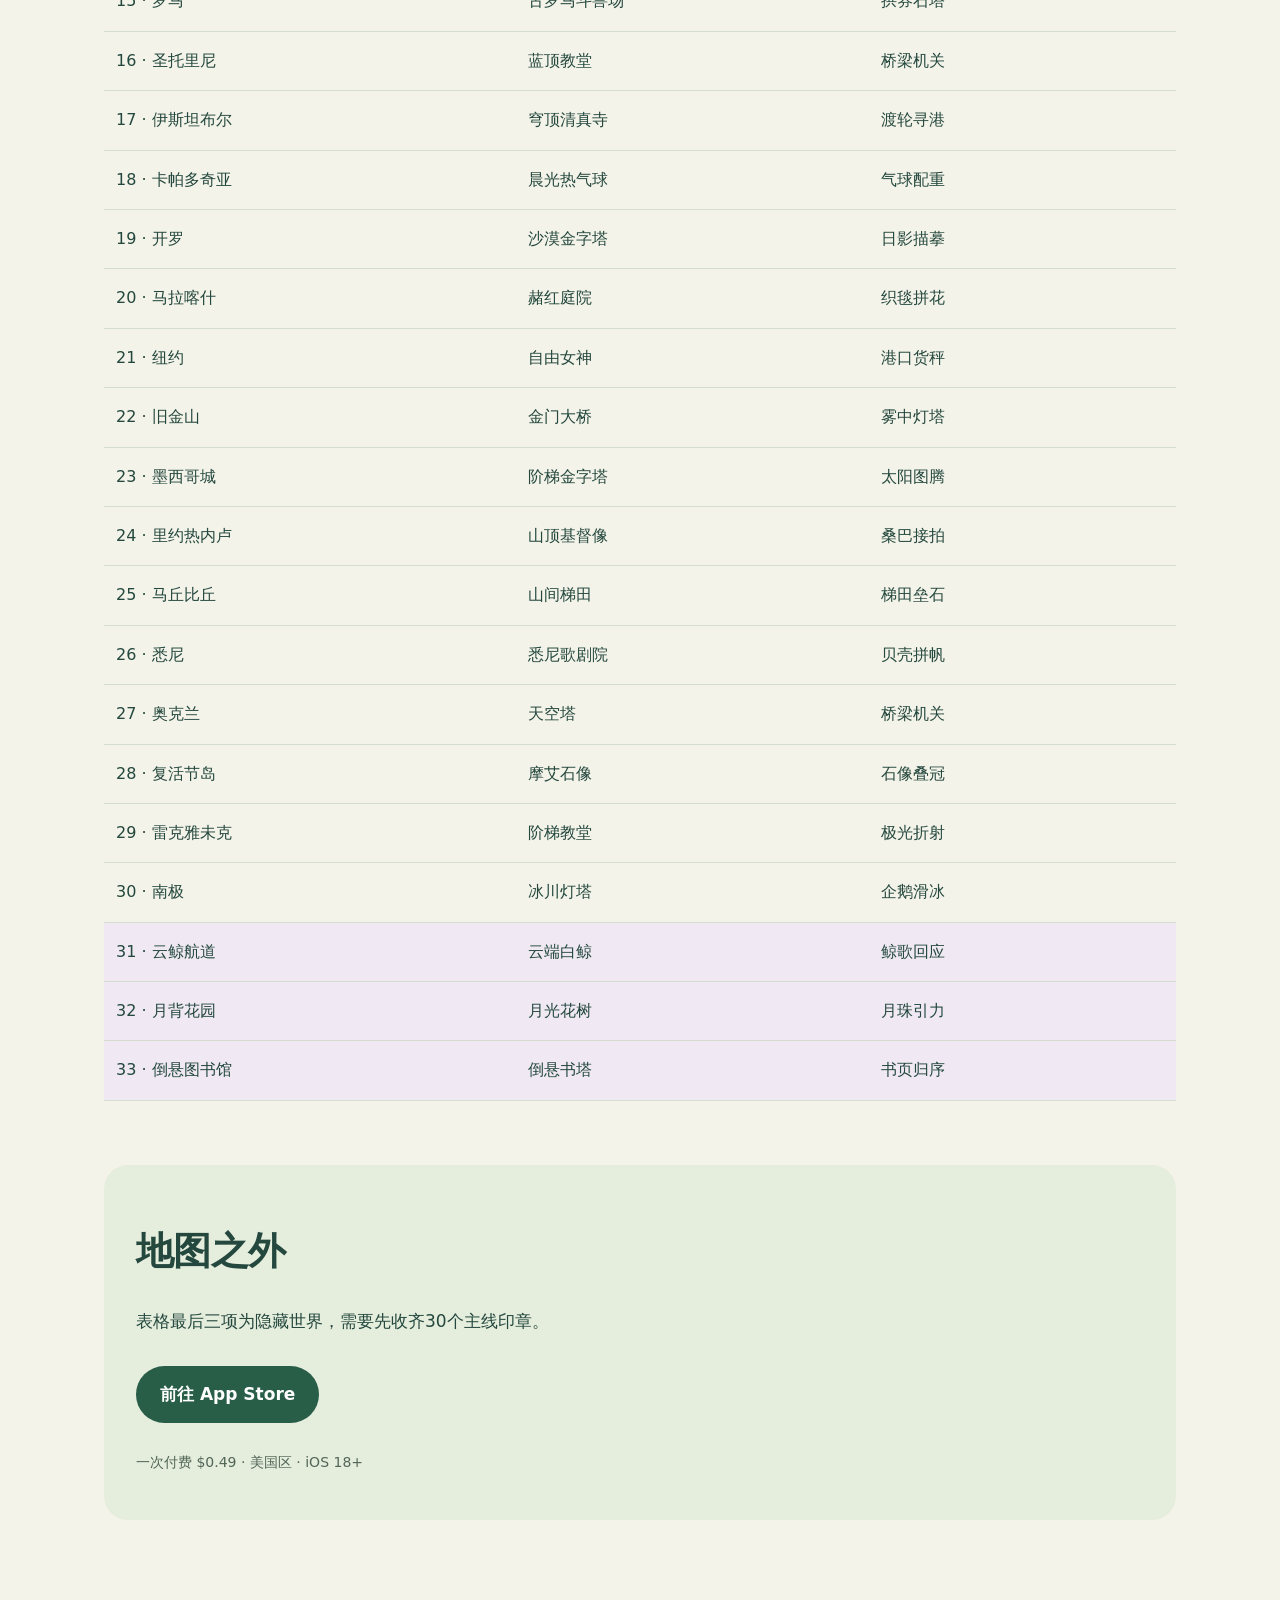
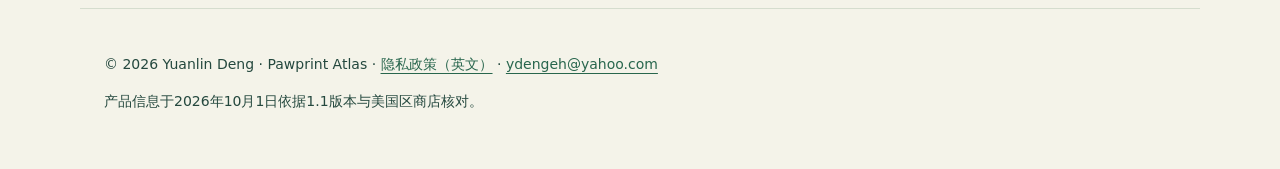
<file: zh/destinations.html>
<!doctype html>
<html lang="zh-Hans"><head><meta charset="utf-8"><meta name="viewport" content="width=device-width,initial-scale=1">
<title>30 个目的地，地图之外还有惊喜。 | Pawprint Atlas</title><meta name="description" content="查看爪印环球全部目的地及机关：桂林水渠、伦敦乐谱、南极滑冰，以及三个隐藏世界的玩法说明。"><meta name="robots" content="index,follow,max-image-preview:large">
<link rel="canonical" href="https://lleryholmesgit.github.io/pawprint-atlas-support/zh/destinations.html"><link rel="alternate" hreflang="en" href="https://lleryholmesgit.github.io/pawprint-atlas-support/destinations.html">
<link rel="alternate" hreflang="zh-Hans" href="https://lleryholmesgit.github.io/pawprint-atlas-support/zh/destinations.html">
<link rel="alternate" hreflang="es" href="https://lleryholmesgit.github.io/pawprint-atlas-support/es/destinations.html">
<link rel="alternate" hreflang="x-default" href="https://lleryholmesgit.github.io/pawprint-atlas-support/destinations.html">
<meta property="og:type" content="website"><meta property="og:site_name" content="Pawprint Atlas"><meta property="og:title" content="30 个目的地，地图之外还有惊喜。 | Pawprint Atlas"><meta property="og:description" content="查看爪印环球全部目的地及机关：桂林水渠、伦敦乐谱、南极滑冰，以及三个隐藏世界的玩法说明。"><meta property="og:url" content="https://lleryholmesgit.github.io/pawprint-atlas-support/zh/destinations.html"><meta property="og:image" content="https://lleryholmesgit.github.io/pawprint-atlas-support/assets/icon.jpg"><meta property="og:image:width" content="512"><meta property="og:image:height" content="512"><meta property="og:image:alt" content="Pawprint Atlas app icon"><meta name="twitter:card" content="summary"><meta name="twitter:title" content="30 个目的地，地图之外还有惊喜。 | Pawprint Atlas"><meta name="twitter:description" content="查看爪印环球全部目的地及机关：桂林水渠、伦敦乐谱、南极滑冰，以及三个隐藏世界的玩法说明。"><meta name="twitter:image" content="https://lleryholmesgit.github.io/pawprint-atlas-support/assets/icon.jpg">
<meta name="apple-itunes-app" content="app-id=6814640713"><meta name="theme-color" content="#f4f3e9"><link rel="icon" href="../assets/icon.jpg"><link rel="stylesheet" href="../assets/site.css"><link rel="sitemap" type="application/xml" href="https://lleryholmesgit.github.io/pawprint-atlas-support/sitemap.xml">
<script type="application/ld+json">{"@context": "https://schema.org", "@graph": [{"@type": "WebPage", "@id": "https://lleryholmesgit.github.io/pawprint-atlas-support/zh/destinations.html#page", "url": "https://lleryholmesgit.github.io/pawprint-atlas-support/zh/destinations.html", "name": "30 个目的地，地图之外还有惊喜。 | Pawprint Atlas", "description": "查看爪印环球全部目的地及机关：桂林水渠、伦敦乐谱、南极滑冰，以及三个隐藏世界的玩法说明。", "inLanguage": "zh-Hans", "about": {"@id": "https://lleryholmesgit.github.io/pawprint-atlas-support/#game"}, "publisher": {"@type": "Person", "name": "Yuanlin Deng"}}]}</script></head>
<body><a class="skip" href="#main">跳至正文</a><header><a class="brand" href="https://lleryholmesgit.github.io/pawprint-atlas-support/zh/"><img src="../assets/icon.jpg" width="40" height="40" alt="">Pawprint Atlas</a><nav aria-label="主导航"><a href="https://lleryholmesgit.github.io/pawprint-atlas-support/zh/">游戏介绍</a><a href="https://lleryholmesgit.github.io/pawprint-atlas-support/zh/destinations.html">目的地与玩法</a><a href="https://lleryholmesgit.github.io/pawprint-atlas-support/facts.html">资料与客服</a></nav></header><main id="main"><div class="languages"><a lang="en" hreflang="en" href="https://lleryholmesgit.github.io/pawprint-atlas-support/destinations.html">English</a> · <a lang="zh-Hans" hreflang="zh-Hans" href="https://lleryholmesgit.github.io/pawprint-atlas-support/zh/destinations.html">简体中文</a> · <a lang="es" hreflang="es" href="https://lleryholmesgit.github.io/pawprint-atlas-support/es/destinations.html">Español</a></div><h1>30 个目的地，地图之外还有惊喜。</h1><p class="lead">主线以真实地点为灵感，隐藏世界则来自想象。4站使用桥梁，其余29站采用12类非桥梁玩法的不同配置。这里介绍基本规则，不直接给出全部解法。</p><section><h2>怎样完成一段旅程</h2><ol><li>选择动物和目的地，用屏幕摇杆走动。靠近探索物，或点击出现的动作按钮。</li><li>完成三项当地探索和本站星灵机关。目标物和基本规则始终可见；需要下一步提示时再点灯泡。</li><li>回到地标旁的盖章平台，收下护照印章，然后前往下一站。</li></ol></section><div class="table-wrap"><table><caption>目的地与玩法</caption><thead><tr><th scope="col">目的地</th><th scope="col">微缩地标</th><th scope="col">机关</th></tr></thead><tbody><tr class="main-world"><td>01 · 京都</td><td>樱花鸟居</td><td>桥梁机关</td></tr><tr class="main-world"><td>02 · 北京</td><td>天坛祈年殿</td><td>桥梁机关</td></tr><tr class="main-world"><td>03 · 桂林</td><td>山水石林</td><td>溪流引舟</td></tr><tr class="main-world"><td>04 · 首尔</td><td>南山塔</td><td>山风送纸鸢</td></tr><tr class="main-world"><td>05 · 富士山</td><td>雪顶富士</td><td>雪帽叠山</td></tr><tr class="main-world"><td>06 · 曼谷</td><td>金色佛塔</td><td>水市分流</td></tr><tr class="main-world"><td>07 · 吴哥</td><td>莲花石塔</td><td>石窗光影</td></tr><tr class="main-world"><td>08 · 巴厘岛</td><td>天堂之门</td><td>双门剪影</td></tr><tr class="main-world"><td>09 · 阿格拉</td><td>白色陵园</td><td>月池倒影</td></tr><tr class="main-world"><td>10 · 新加坡</td><td>鱼尾狮</td><td>雨林光路</td></tr><tr class="main-world"><td>11 · 巴黎</td><td>埃菲尔铁塔</td><td>花篮天平</td></tr><tr class="main-world"><td>12 · 伦敦</td><td>大本钟</td><td>钟楼乐句</td></tr><tr class="main-world"><td>13 · 阿姆斯特丹</td><td>运河小屋</td><td>郁金香水渠</td></tr><tr class="main-world"><td>14 · 巴塞罗那</td><td>彩色尖塔</td><td>彩陶拼画</td></tr><tr class="main-world"><td>15 · 罗马</td><td>古罗马斗兽场</td><td>拱券石塔</td></tr><tr class="main-world"><td>16 · 圣托里尼</td><td>蓝顶教堂</td><td>桥梁机关</td></tr><tr class="main-world"><td>17 · 伊斯坦布尔</td><td>穹顶清真寺</td><td>渡轮寻港</td></tr><tr class="main-world"><td>18 · 卡帕多奇亚</td><td>晨光热气球</td><td>气球配重</td></tr><tr class="main-world"><td>19 · 开罗</td><td>沙漠金字塔</td><td>日影描摹</td></tr><tr class="main-world"><td>20 · 马拉喀什</td><td>赭红庭院</td><td>织毯拼花</td></tr><tr class="main-world"><td>21 · 纽约</td><td>自由女神</td><td>港口货秤</td></tr><tr class="main-world"><td>22 · 旧金山</td><td>金门大桥</td><td>雾中灯塔</td></tr><tr class="main-world"><td>23 · 墨西哥城</td><td>阶梯金字塔</td><td>太阳图腾</td></tr><tr class="main-world"><td>24 · 里约热内卢</td><td>山顶基督像</td><td>桑巴接拍</td></tr><tr class="main-world"><td>25 · 马丘比丘</td><td>山间梯田</td><td>梯田垒石</td></tr><tr class="main-world"><td>26 · 悉尼</td><td>悉尼歌剧院</td><td>贝壳拼帆</td></tr><tr class="main-world"><td>27 · 奥克兰</td><td>天空塔</td><td>桥梁机关</td></tr><tr class="main-world"><td>28 · 复活节岛</td><td>摩艾石像</td><td>石像叠冠</td></tr><tr class="main-world"><td>29 · 雷克雅未克</td><td>阶梯教堂</td><td>极光折射</td></tr><tr class="main-world"><td>30 · 南极</td><td>冰川灯塔</td><td>企鹅滑冰</td></tr><tr class="secret"><td>31 · 云鲸航道</td><td>云端白鲸</td><td>鲸歌回应</td></tr><tr class="secret"><td>32 · 月背花园</td><td>月光花树</td><td>月珠引力</td></tr><tr class="secret"><td>33 · 倒悬图书馆</td><td>倒悬书塔</td><td>书页归序</td></tr></tbody></table></div><section class="callout"><h2>地图之外</h2><p>表格最后三项为隐藏世界，需要先收齐30个主线印章。</p><a class="button" href="https://apps.apple.com/us/app/pawprint-atlas/id6814640713">前往 App Store</a><p class="small">一次付费 $0.49 · 美国区 · iOS 18+</p></section></main><footer><p>© 2026 Yuanlin Deng · Pawprint Atlas · <a href="https://lleryholmesgit.github.io/pawprint-atlas-support/privacy.html">隐私政策（英文）</a> · <a href="mailto:ydengeh@yahoo.com">ydengeh@yahoo.com</a></p><p>产品信息于2026年10月1日依据1.1版本与美国区商店核对。</p></footer></body></html>
</file>
<file: assets/site.css>
*{box-sizing:border-box}html{scroll-behavior:smooth}body{margin:0;background:#f4f3e9;color:#24483e;font:17px/1.65 system-ui,-apple-system,sans-serif}a{color:#28664d;text-underline-offset:4px}a:focus-visible{outline:3px solid #ae502b;outline-offset:5px}header,main,footer{max-width:1120px;margin:auto;padding:24px}header{display:flex;justify-content:space-between;gap:20px;align-items:center;flex-wrap:wrap;border-bottom:1px solid #d5ddce}nav,.languages{display:flex;gap:20px;flex-wrap:wrap}.brand{font-weight:750;text-decoration:none;display:flex;align-items:center;gap:12px}.brand img{border-radius:12px}.languages{font-size:14px;margin-top:16px;gap:14px}.hero{display:grid;grid-template-columns:1.25fr 1fr;align-items:center;gap:64px;padding:56px 0 42px}.eyebrow{font-size:12px;font-weight:750;letter-spacing:2px;color:#7b5637}h1{font-size:clamp(36px,5.2vw,66px);line-height:1.12;letter-spacing:-2px;margin:20px 0 28px;white-space:pre-line}h2{font-size:clamp(27px,3vw,38px);line-height:1.25;letter-spacing:-.7px}h3{font-size:21px;line-height:1.35}.lead{font-size:20px;max-width:720px}.button{display:inline-block;background:#285d48;color:white;padding:14px 24px;border-radius:40px;text-decoration:none;font-weight:700;margin:14px 0}.small{font-size:14px;color:#526658}.hero figure{margin:0;max-width:260px;justify-self:center}.hero img{width:100%;height:auto;display:block;border-radius:26px;box-shadow:0 22px 60px #36513a24}.stats{display:grid;grid-template-columns:repeat(3,1fr);gap:24px;padding:28px 0;border-top:1px solid #ccd8c6;border-bottom:1px solid #ccd8c6}.stats strong{display:block;font-size:36px;font-weight:650}.stats span{font-size:15px}section{margin:64px 0}.cards{display:grid;grid-template-columns:repeat(3,1fr);gap:26px;margin-top:32px}.card{background:#fffdf6;padding:20px;border-radius:24px}.card img{display:block;width:100%;height:auto;border-radius:16px}.card h3{margin-bottom:8px}.card p{font-size:16px}details{border-bottom:1px solid #ccd8c6;padding:20px 0;max-width:850px}summary{font-weight:650;cursor:pointer}details p{margin-bottom:4px}.callout{background:#e5eddd;border-radius:24px;padding:32px}.table-wrap{overflow-x:auto}table{border-collapse:collapse;width:100%;font-size:16px}th,td{text-align:left;vertical-align:top;padding:16px 12px;border-bottom:1px solid #d5ddce}th{background:#e5eddd}tr.secret{background:#f0e9f3}.prose{max-width:820px}.prose h1{font-size:48px}.prose h2{font-size:28px;margin-top:40px}li{margin:12px 0}footer{border-top:1px solid #d5ddce;font-size:14px;padding-top:30px;padding-bottom:42px}.fact-list{display:grid;grid-template-columns:170px 1fr;gap:12px 24px}.fact-list dt{font-weight:700}.fact-list dd{margin:0}.skip{position:absolute;left:-9999px}.skip:focus{left:16px;top:12px;background:white;padding:12px;z-index:3}@media(max-width:700px){header,main,footer{padding:20px}nav{gap:12px;font-size:14px}.hero{grid-template-columns:1fr;gap:30px;padding-top:25px}.hero figure{max-width:290px}.hero h1{letter-spacing:-1px}.cards{grid-template-columns:1fr}.card{max-width:400px;margin:auto}.stats{gap:12px}.stats strong{font-size:29px}.stats span{font-size:13px}section{margin:44px 0}.fact-list{grid-template-columns:1fr;gap:4px}.fact-list dd{margin-bottom:16px}.prose h1{font-size:36px}.callout{padding:24px}}@media(prefers-reduced-motion:reduce){html{scroll-behavior:auto}}
</file>
